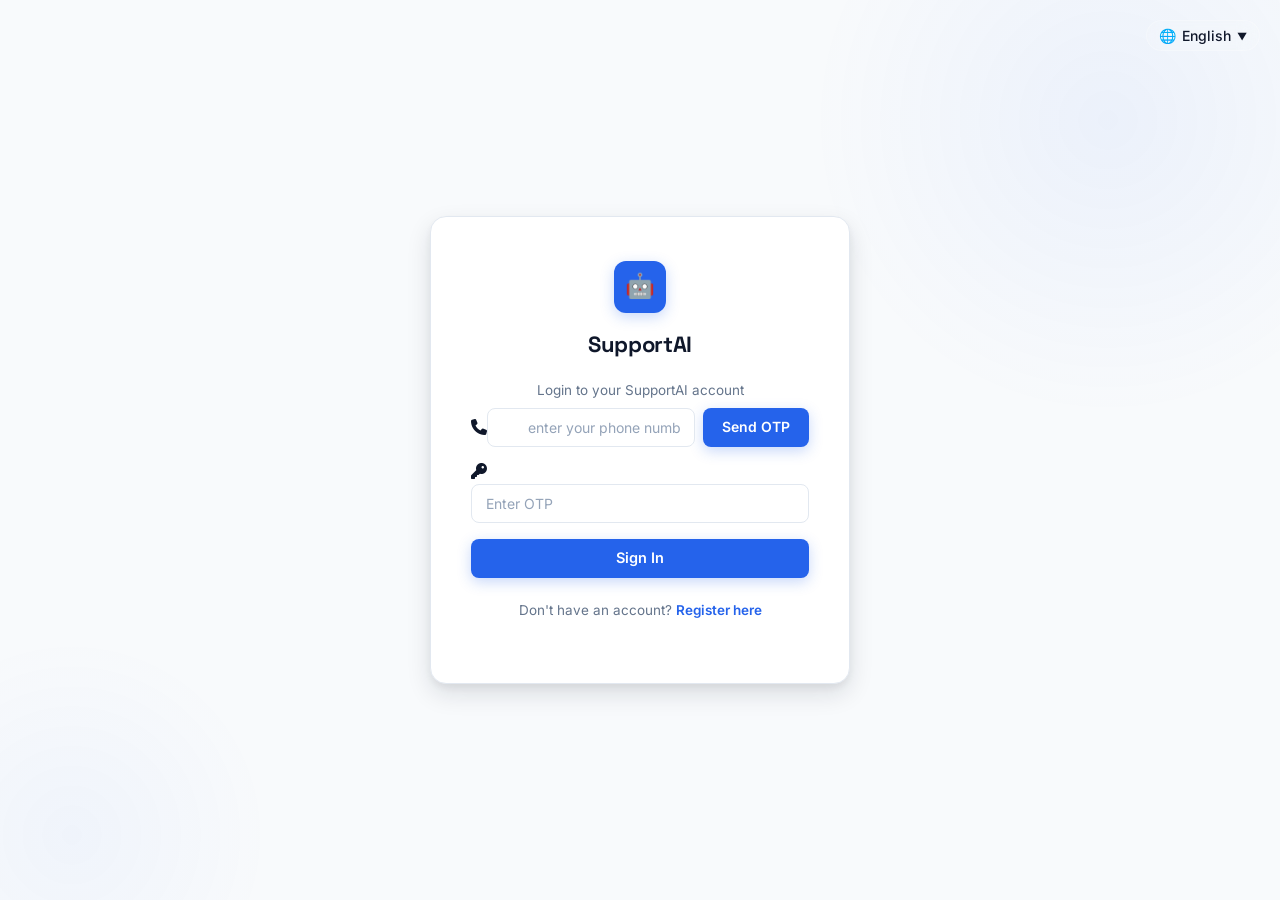
<file: frontend/index.html>
<!DOCTYPE html>
<html lang="en">
<head>
    <meta charset="UTF-8">
    <meta name="viewport" content="width=device-width, initial-scale=1.0">
    <title>SupportAI — Sign In</title>
    <meta name="description" content="Sign in to SupportAI — your AI-powered customer support platform.">
    <link rel="icon" href="data:image/svg+xml,<svg xmlns=%22http://www.w3.org/2000/svg%22 viewBox=%220 0 100 100%22><text y=%22.9em%22 font-size=%2290%22>🤖</text></svg>">
    <link rel="stylesheet" href="https://cdnjs.cloudflare.com/ajax/libs/font-awesome/6.5.2/css/all.min.css">
    <link rel="stylesheet" href="css/design-system.css">
    <link rel="stylesheet" href="css/auth.css">
</head>
<body>

<div id="lang-selector-container"></div>

<div class="auth-container">
    <div class="auth-card">

        <div class="logo-mark">🤖</div>

        <h1 data-i18n="app_title">SupportAI</h1>
        <p data-i18n="login_subtitle">Sign in to continue</p>

        <form id="login-form">

            <div class="input-group" style="display: flex; gap: 8px;">
                <div style="position: relative; flex: 1; display: flex; align-items: center;">
                    <i class="fa-solid fa-phone"></i>
                    <input
                        id="phone"
                        type="tel"
                        placeholder="Phone Number"
                        data-i18n-placeholder="phone_placeholder"
                        style="padding-left: 40px; width: 100%;"
                        required>
                </div>
                <button id="send-otp-btn" type="button">Send OTP</button>
            </div>

            <div class="input-group">
                <i class="fa-solid fa-key"></i>
                <input
                    id="otp"
                    type="text"
                    placeholder="Enter OTP"
                    data-i18n-placeholder="otp_placeholder"
                    required>
            </div>

            <button type="submit" class="login-btn" data-i18n="login_btn">
                Sign In
            </button>

        </form>

        <p class="bottom-text">
            <span data-i18n="no_account">Don't have an account?</span>
            <a href="register.html" data-i18n="register_link"> Register</a>
        </p>

        <div id="message"></div>

    </div>
</div>

<script type="module" src="js/login.js"></script>

</body>
</html>
</file>
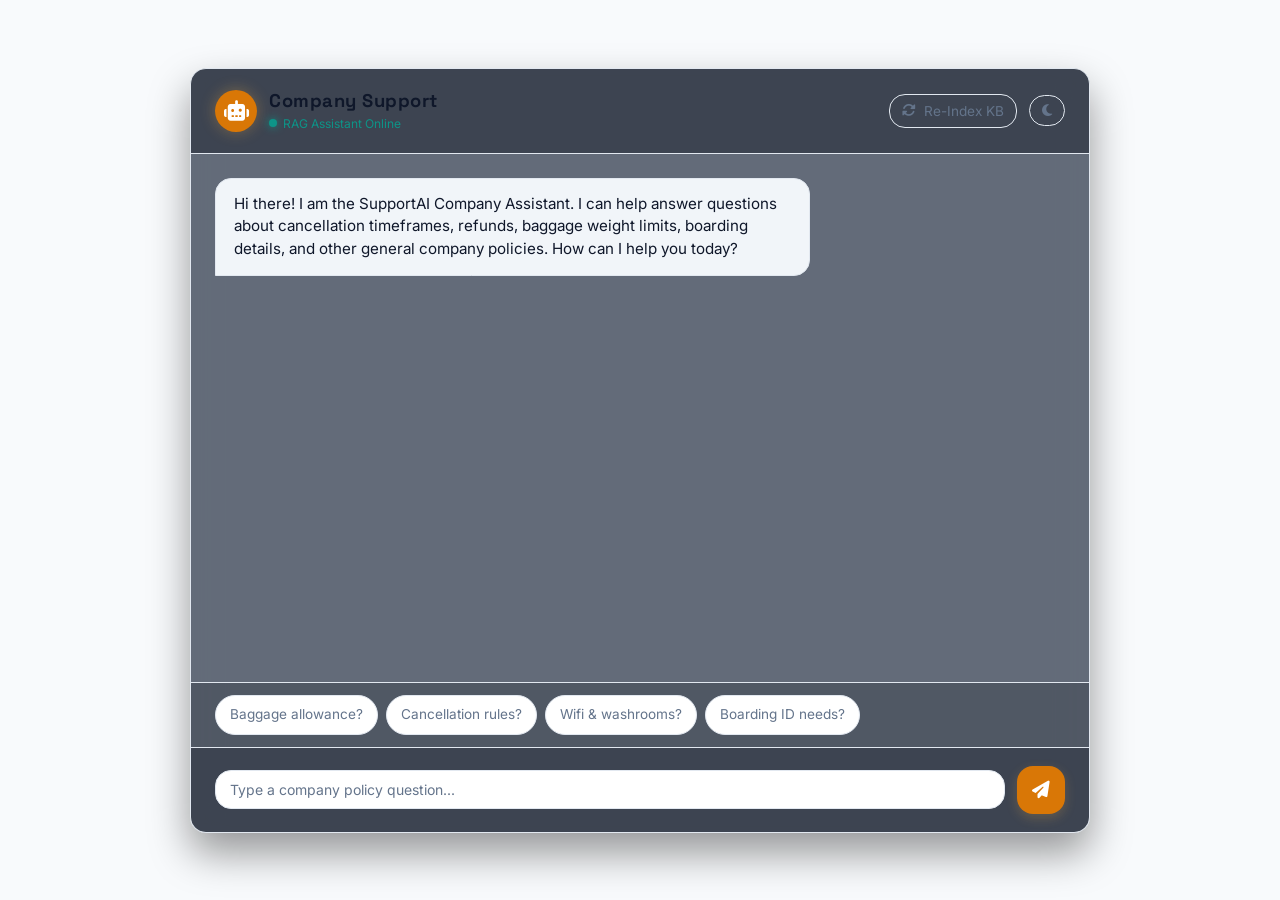
<file: frontend/company_support.html>
<!DOCTYPE html>
<html lang="en">
<head>
    <meta charset="UTF-8">
    <meta name="viewport" content="width=device-width, initial-scale=1.0">
    <meta name="description" content="Official SupportAI Company Assistant — RAG-powered chatbot for company policies, SOPs, and FAQs.">
    <title>SupportAI — Company Assistant</title>
    
    <link rel="stylesheet" href="https://cdnjs.cloudflare.com/ajax/libs/font-awesome/6.5.2/css/all.min.css">
    <link rel="icon" href="data:image/svg+xml,<svg xmlns=%22http://www.w3.org/2000/svg%22 viewBox=%220 0 100 100%22><text y=%22.9em%22 font-size=%2290%22>🤖</text></svg>">
    <link rel="stylesheet" href="css/design-system.css">
    
    <style>
        /* Company Support — scoped layout using design-system.css tokens */
        [data-theme="light"] {
            --bg-page:      #f0f4f8;
            --bg-surface:   #ffffff;
            --bg-surface-2: #edf2f7;
            --border:       #cbd5e0;
            --text-primary: #1a202c;
            --text-secondary:#4a5568;
            --text-muted:   #718096;
        }

        /* Bridge: map old variable names to design system tokens */
        :root {
            --ink:         var(--bg-page);
            --ink-deep:    var(--bg-page);
            --surface:     var(--bg-surface);
            --surface-2:   var(--bg-surface-2);
            --line:        var(--border);
            --teal:        var(--accent-teal);
            --amber:       var(--accent-amber);
            --amber-soft:  #fcd34d;
            --danger:      var(--danger);
            --text:        var(--text-primary);
            --text-dim:    var(--text-muted);
            --font-main:   var(--font-sans);
            --font-title:  var(--font-display);
            --font-mono:   var(--font-mono);
            --radius-lg:   var(--radius-xl);
            --radius-md:   var(--radius-lg);
            --radius-sm:   var(--radius-md);
            --grad-accent: linear-gradient(135deg, var(--accent-amber), #d97706);
            --grad-bubble-user: var(--bg-surface-2);
        }

        * { box-sizing: border-box; margin: 0; padding: 0; }

        body {
            font-family: var(--font-sans);
            background: var(--bg-page);
            color: var(--text-primary);
            min-height: 100vh;
            display: flex;
            justify-content: center;
            align-items: center;
            padding: 20px;
            overflow-x: hidden;
            transition: background 0.3s ease, color 0.3s ease;
        }

        .chat-container {
            width: 100%;
            max-width: 900px;
            height: 85vh;
            background: rgba(19, 31, 51, 0.65);
            backdrop-filter: blur(16px);
            border: 1px solid var(--line);
            border-radius: var(--radius-lg);
            display: flex;
            flex-direction: column;
            box-shadow: 0 20px 40px rgba(0, 0, 0, 0.4);
            position: relative;
            overflow: hidden;
            transition: background 0.3s ease, border-color 0.3s ease;
        }

        body[data-theme="light"] .chat-container {
            background: rgba(255, 255, 255, 0.85);
            box-shadow: 0 15px 30px rgba(0, 0, 0, 0.08);
            border-color: rgba(203, 213, 224, 0.8);
        }

        /* Header styles */
        .chat-header {
            padding: 20px 24px;
            border-bottom: 1px solid var(--line);
            display: flex;
            align-items: center;
            justify-content: space-between;
            background: rgba(7, 12, 22, 0.4);
            transition: border-color 0.3s ease, background 0.3s ease;
        }

        body[data-theme="light"] .chat-header {
            background: rgba(237, 242, 247, 0.5);
        }

        .header-info {
            display: flex;
            align-items: center;
            gap: 12px;
        }

        .bot-avatar {
            width: 42px;
            height: 42px;
            border-radius: 50%;
            background: var(--grad-accent);
            display: flex;
            align-items: center;
            justify-content: center;
            font-size: 1.25rem;
            color: #fff;
            box-shadow: 0 0 15px rgba(255, 177, 61, 0.3);
        }

        .bot-meta h1 {
            font-family: var(--font-title);
            font-size: 1.15rem;
            font-weight: 700;
            letter-spacing: 0.5px;
        }

        .bot-status {
            font-size: 0.75rem;
            color: var(--teal);
            display: flex;
            align-items: center;
            gap: 6px;
            margin-top: 2px;
        }

        .bot-status::before {
            content: "";
            display: inline-block;
            width: 8px;
            height: 8px;
            border-radius: 50%;
            background-color: var(--teal);
            box-shadow: 0 0 8px var(--teal);
        }

        .header-actions {
            display: flex;
            align-items: center;
            gap: 12px;
        }

        .action-btn {
            background: none;
            border: 1px solid var(--line);
            color: var(--text-dim);
            padding: 8px 12px;
            border-radius: var(--radius-sm);
            cursor: pointer;
            font-size: 0.85rem;
            display: flex;
            align-items: center;
            gap: 8px;
            transition: all 0.2s ease;
        }

        .action-btn:hover {
            border-color: var(--amber);
            color: var(--text);
            background: rgba(255, 177, 61, 0.05);
        }

        /* Message feed */
        .chat-feed {
            flex: 1;
            padding: 24px;
            overflow-y: auto;
            display: flex;
            flex-direction: column;
            gap: 20px;
            scroll-behavior: smooth;
        }

        /* Scrollbar styles */
        .chat-feed::-webkit-scrollbar {
            width: 6px;
        }
        .chat-feed::-webkit-scrollbar-track {
            background: transparent;
        }
        .chat-feed::-webkit-scrollbar-thumb {
            background: var(--line);
            border-radius: 10px;
        }

        .message-row {
            display: flex;
            width: 100%;
            animation: slideUp 0.3s cubic-bezier(0.16, 1, 0.3, 1) forwards;
        }

        .message-row.user {
            justify-content: flex-end;
        }

        .message-row.bot {
            justify-content: flex-start;
        }

        .bubble {
            max-width: 70%;
            padding: 14px 18px;
            font-size: 0.95rem;
            line-height: 1.5;
            position: relative;
        }

        .user .bubble {
            background: var(--grad-bubble-user);
            color: var(--text);
            border-radius: var(--radius-md) var(--radius-md) 0 var(--radius-md);
            border: 1px solid var(--line);
        }

        .bot .bubble {
            background: var(--surface-2);
            color: var(--text);
            border-radius: var(--radius-md) var(--radius-md) var(--radius-md) 0;
            border: 1px solid var(--line);
        }

        body[data-theme="light"] .bot .bubble {
            background: var(--surface-2);
            border-color: rgba(203, 213, 224, 0.5);
        }

        /* Meta tags inside bubbles */
        .bubble-meta {
            margin-top: 8px;
            font-size: 0.75rem;
            color: var(--text-dim);
            display: flex;
            align-items: center;
            gap: 8px;
            border-top: 1px solid rgba(255, 255, 255, 0.05);
            padding-top: 6px;
        }

        body[data-theme="light"] .bubble-meta {
            border-top-color: rgba(0, 0, 0, 0.05);
        }

        .sources-tag {
            background: rgba(255, 177, 61, 0.1);
            color: var(--amber-soft);
            padding: 2px 6px;
            border-radius: 4px;
            display: inline-block;
            font-family: var(--font-mono);
            font-size: 0.7rem;
        }

        body[data-theme="light"] .sources-tag {
            background: rgba(221, 107, 32, 0.1);
            color: var(--amber);
        }

        /* Quick Suggestions */
        .suggestions-container {
            display: flex;
            flex-wrap: wrap;
            gap: 8px;
            padding: 12px 24px;
            border-top: 1px solid var(--line);
            background: rgba(7, 12, 22, 0.2);
        }

        .suggestion-chip {
            background: var(--surface);
            border: 1px solid var(--line);
            color: var(--text-dim);
            padding: 8px 14px;
            border-radius: 30px;
            font-size: 0.85rem;
            cursor: pointer;
            transition: all 0.2s ease;
        }

        .suggestion-chip:hover {
            border-color: var(--amber);
            color: var(--text);
            transform: translateY(-1px);
            background: rgba(255, 177, 61, 0.03);
        }

        /* Input section */
        .chat-input-area {
            padding: 18px 24px;
            border-top: 1px solid var(--line);
            display: flex;
            gap: 12px;
            background: rgba(7, 12, 22, 0.4);
            align-items: center;
        }

        body[data-theme="light"] .chat-input-area {
            background: rgba(237, 242, 247, 0.5);
        }

        .chat-input-wrapper {
            flex: 1;
            position: relative;
            display: flex;
            align-items: center;
        }

        .text-input {
            width: 100%;
            background: var(--surface);
            border: 1px solid var(--line);
            border-radius: var(--radius-md);
            padding: 14px 20px;
            color: var(--text);
            font-family: var(--font-main);
            font-size: 0.95rem;
            outline: none;
            transition: all 0.2s ease;
        }

        .text-input:focus {
            border-color: var(--amber);
            box-shadow: 0 0 10px rgba(255, 177, 61, 0.15);
        }

        .send-btn {
            background: var(--grad-accent);
            border: none;
            color: #fff;
            width: 48px;
            height: 48px;
            border-radius: var(--radius-md);
            cursor: pointer;
            display: flex;
            align-items: center;
            justify-content: center;
            font-size: 1.1rem;
            box-shadow: 0 4px 12px rgba(255, 177, 61, 0.2);
            transition: all 0.2s ease;
        }

        .send-btn:hover {
            transform: translateY(-1px);
            box-shadow: 0 6px 16px rgba(255, 177, 61, 0.35);
        }

        .send-btn:active {
            transform: translateY(1px);
        }

        /* Typing indicator */
        .typing-bubble {
            display: flex;
            align-items: center;
            gap: 5px;
            padding: 10px 15px;
        }

        .typing-dot {
            width: 7px;
            height: 7px;
            background: var(--text-dim);
            border-radius: 50%;
            animation: bounce 1.4s infinite ease-in-out both;
        }

        .typing-dot:nth-child(1) { animation-delay: -0.32s; }
        .typing-dot:nth-child(2) { animation-delay: -0.16s; }

        /* Notification overlay */
        .toast-notification {
            position: absolute;
            top: 20px;
            right: 20px;
            background: var(--surface-2);
            border-left: 4px solid var(--teal);
            padding: 12px 20px;
            border-radius: var(--radius-sm);
            font-size: 0.85rem;
            box-shadow: 0 10px 20px rgba(0,0,0,0.3);
            display: flex;
            align-items: center;
            gap: 10px;
            z-index: 100;
            opacity: 0;
            transform: translateY(-20px);
            transition: all 0.3s cubic-bezier(0.16, 1, 0.3, 1);
            pointer-events: none;
        }

        .toast-notification.show {
            opacity: 1;
            transform: translateY(0);
        }

        /* Animations */
        @keyframes slideUp {
            from {
                opacity: 0;
                transform: translateY(10px);
            }
            to {
                opacity: 1;
                transform: translateY(0);
            }
        }

        @keyframes bounce {
            0%, 80%, 100% { transform: scale(0); }
            40% { transform: scale(1.0); }
        }

        @media (max-width: 768px) {
            body {
                padding: 10px;
            }
            .chat-container {
                height: 92vh;
            }
            .bubble {
                max-width: 85%;
            }
            .suggestions-container {
                padding: 8px 12px;
            }
            .chat-input-area {
                padding: 12px 16px;
            }
        }
    </style>
</head>
<body>

    <div class="chat-container">
        <!-- Toast feedback -->
        <div id="toast" class="toast-notification">
            <i class="fa-solid fa-circle-info" style="color: var(--teal);"></i>
            <span id="toast-msg">Database re-indexed!</span>
        </div>

        <!-- Header -->
        <header class="chat-header">
            <div class="header-info">
                <div class="bot-avatar">
                    <i class="fa-solid fa-robot"></i>
                </div>
                <div class="bot-meta">
                    <h1>Company Support</h1>
                    <div class="bot-status">RAG Assistant Online</div>
                </div>
            </div>
            
            <div class="header-actions">
                <button class="action-btn" id="ingest-btn" title="Refresh knowledge base document indexes">
                    <i class="fa-solid fa-rotate"></i>
                    <span>Re-Index KB</span>
                </button>
                <button class="action-btn" id="theme-btn" title="Toggle dark/light mode">
                    <i class="fa-solid fa-moon"></i>
                </button>
            </div>
        </header>

        <!-- Chat messages area -->
        <div class="chat-feed" id="chat-feed">
            <!-- Initial welcome message -->
            <div class="message-row bot">
                <div class="bubble">
                    Hi there! I am the SupportAI Company Assistant. 
                    I can help answer questions about cancellation timeframes, refunds, baggage weight limits, boarding details, and other general company policies.
                    How can I help you today?
                </div>
            </div>
        </div>

        <!-- Suggestions list -->
        <div class="suggestions-container" id="suggestions-box">
            <div class="suggestion-chip" data-query="What is the baggage weight allowance?">Baggage allowance?</div>
            <div class="suggestion-chip" data-query="Can I cancel my booking 3 hours before departure?">Cancellation rules?</div>
            <div class="suggestion-chip" data-query="Do premium buses have WiFi and toilets?">Wifi & washrooms?</div>
            <div class="suggestion-chip" data-query="What documents are needed to board?">Boarding ID needs?</div>
        </div>

        <!-- User text input -->
        <div class="chat-input-area">
            <div class="chat-input-wrapper">
                <input type="text" id="query-input" class="text-input" placeholder="Type a company policy question..." autocomplete="off">
            </div>
            <button class="send-btn" id="send-btn" aria-label="Send message">
                <i class="fa-solid fa-paper-plane"></i>
            </button>
        </div>
    </div>

    <!-- Configuration load -->
    <script src="js/config.js"></script>
    <script>
        const chatFeed = document.getElementById("chat-feed");
        const queryInput = document.getElementById("query-input");
        const sendBtn = document.getElementById("send-btn");
        const themeBtn = document.getElementById("theme-btn");
        const ingestBtn = document.getElementById("ingest-btn");
        const suggestionsBox = document.getElementById("suggestions-box");
        const toast = document.getElementById("toast");
        const toastMsg = document.getElementById("toast-msg");

        // Keep local message history list for multi-turn RAG context
        let chatHistory = [];

        // Detect Base API URL
        const apiBase = window.API_BASE_URL || "http://127.0.0.1:8000";

        // Light/Dark mode toggler
        themeBtn.addEventListener("click", () => {
            const currentTheme = document.body.getAttribute("data-theme");
            if (currentTheme === "light") {
                document.body.removeAttribute("data-theme");
                themeBtn.innerHTML = '<i class="fa-solid fa-moon"></i>';
            } else {
                document.body.setAttribute("data-theme", "light");
                themeBtn.innerHTML = '<i class="fa-solid fa-sun"></i>';
            }
        });

        // Trigger Knowledge base Re-ingestion
        ingestBtn.addEventListener("click", async () => {
            ingestBtn.disabled = true;
            ingestBtn.innerHTML = '<i class="fa-solid fa-spinner fa-spin"></i> <span>Indexing...</span>';
            try {
                const response = await fetch(`${apiBase}/api/v1/company-support/ingest?force=true`, {
                    method: "POST"
                });
                const data = await response.json();
                showToast("KB indexing triggered in background!");
            } catch (err) {
                console.error(err);
                showToast("Could not contact server to trigger indexing.");
            }
            setTimeout(() => {
                ingestBtn.disabled = false;
                ingestBtn.innerHTML = '<i class="fa-solid fa-rotate"></i> <span>Re-Index KB</span>';
            }, 3000);
        });

        // Send message event handlers
        sendBtn.addEventListener("click", sendUserMessage);
        queryInput.addEventListener("keydown", (e) => {
            if (e.key === "Enter") {
                sendUserMessage();
            }
        });

        // Click suggestions
        suggestionsBox.addEventListener("click", (e) => {
            if (e.target.classList.contains("suggestion-chip")) {
                const query = e.target.getAttribute("data-query");
                queryInput.value = query;
                sendUserMessage();
            }
        });

        function showToast(message) {
            toastMsg.innerText = message;
            toast.classList.add("show");
            setTimeout(() => {
                toast.classList.remove("show");
            }, 3000);
        }

        async function sendUserMessage() {
            const text = queryInput.value.trim();
            if (!text) return;

            // Clear input box
            queryInput.value = "";

            // Append user bubble to UI
            appendMessage(text, "user");
            
            // Append loading indicator
            const loadingRow = appendLoading();

            try {
                // Fetch response from server
                const payload = {
                    message: text,
                    history: chatHistory
                };

                const response = await fetch(`${apiBase}/api/v1/company-support/chat`, {
                    method: "POST",
                    headers: {
                        "Content-Type": "application/json"
                    },
                    body: JSON.stringify(payload)
                });

                if (!response.ok) {
                    throw new Error(`HTTP Error: ${response.status}`);
                }

                const data = await response.json();
                
                // Remove loading bubble
                loadingRow.remove();

                if (data.status === "success" || data.response) {
                    appendMessage(data.response, "bot", data.sources);
                    // Update local history
                    chatHistory.push({ role: "user", content: text });
                    chatHistory.push({ role: "assistant", content: data.response });
                } else {
                    appendMessage("I received an unexpected format back from the server.", "bot");
                }

            } catch (err) {
                console.error(err);
                loadingRow.remove();
                appendMessage("I'm sorry, I was unable to connect to the backend server. Please make sure the service is running.", "bot");
            }
        }

        function appendMessage(text, sender, sources = []) {
            const row = document.createElement("div");
            row.className = `message-row ${sender}`;
            
            const bubble = document.createElement("div");
            bubble.className = "bubble";
            bubble.innerText = text;

            // Append sources metadata if present and bot sender
            if (sender === "bot" && sources && sources.length > 0) {
                const meta = document.createElement("div");
                meta.className = "bubble-meta";
                meta.innerHTML = '<i class="fa-solid fa-file-invoice"></i> Source docs: ';
                
                sources.forEach(src => {
                    const tag = document.createElement("span");
                    tag.className = "sources-tag";
                    tag.innerText = src;
                    meta.appendChild(tag);
                });
                bubble.appendChild(meta);
            }

            row.appendChild(bubble);
            chatFeed.appendChild(row);
            chatFeed.scrollTop = chatFeed.scrollHeight;
            return row;
        }

        function appendLoading() {
            const row = document.createElement("div");
            row.className = "message-row bot";
            
            const bubble = document.createElement("div");
            bubble.className = "bubble typing-bubble";
            
            for (let i = 0; i < 3; i++) {
                const dot = document.createElement("div");
                dot.className = "typing-dot";
                bubble.appendChild(dot);
            }

            row.appendChild(bubble);
            chatFeed.appendChild(row);
            chatFeed.scrollTop = chatFeed.scrollHeight;
            return row;
        }
    </script>
</body>
</html>
</file>
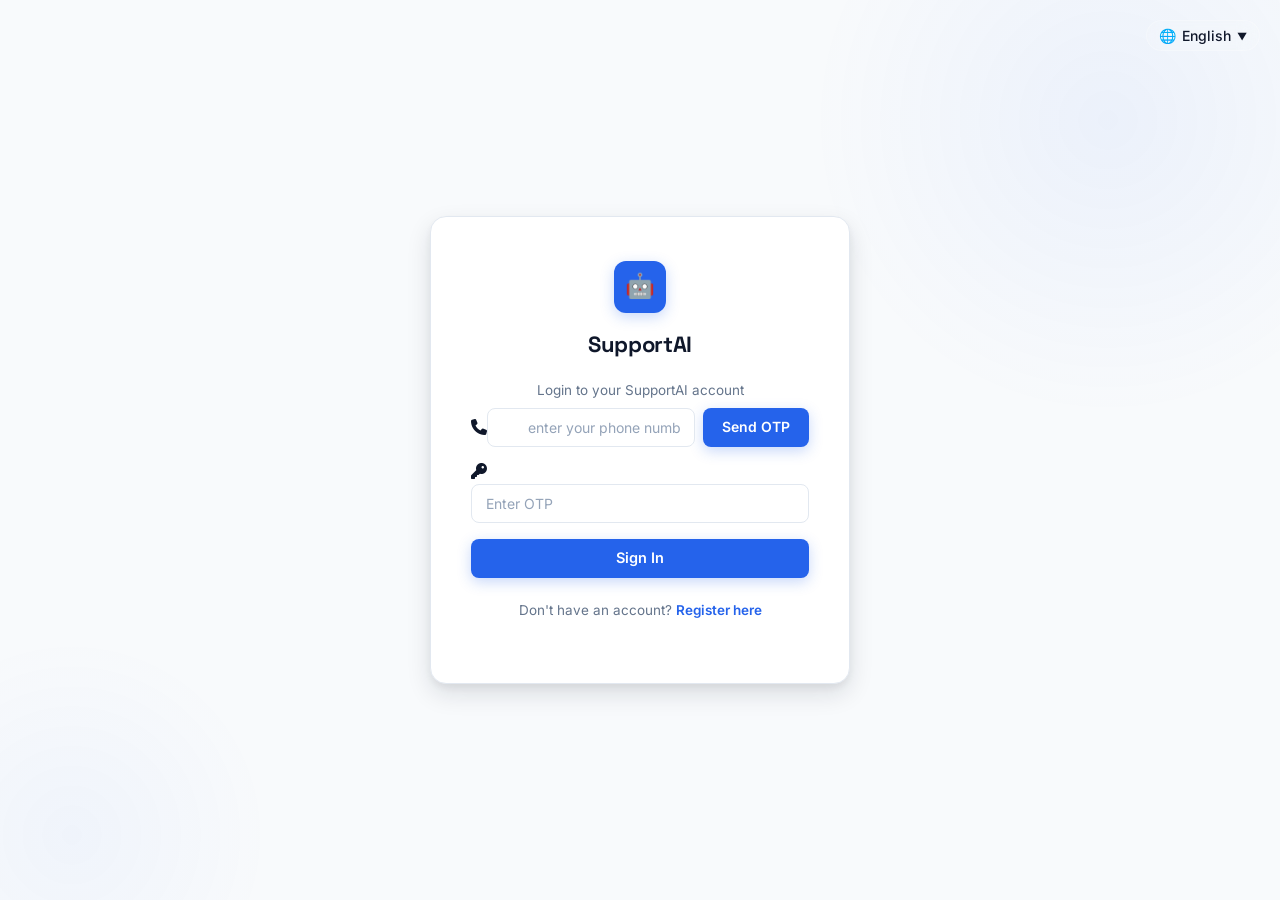
<file: frontend/dashboard.html>
<!DOCTYPE html>
<html lang="en">

<head>
<meta charset="UTF-8">
<meta name="viewport" content="width=device-width, initial-scale=1.0">
<title>SupportAI — Dashboard</title>
<meta name="description" content="SupportAI customer dashboard — manage bookings, chat, and voice support.">
<link rel="icon" href="data:image/svg+xml,<svg xmlns=%22http://www.w3.org/2000/svg%22 viewBox=%220 0 100 100%22><text y=%22.9em%22 font-size=%2290%22>🤖</text></svg>">
<link rel="stylesheet" href="https://cdnjs.cloudflare.com/ajax/libs/font-awesome/6.5.2/css/all.min.css">
<link rel="stylesheet" href="css/design-system.css">
<link rel="stylesheet" href="css/dashboard.css">
</head>

<body>

<!-- Top Bar -->
<div class="top-bar">
    <div class="brand-badge">
        <span class="status-dot"></span>
        <span>SupportAI Console</span>
    </div>
    <div id="lang-selector-container"></div>
</div>

<div class="dashboard-wrapper">

    <!-- Hero Header -->
    <div class="hero-header">
        <h1 data-i18n="dashboard_welcome">Support AI Dashboard</h1>
        <p data-i18n="dashboard_subtitle">Manage your bus travel, live trip updates, and AI customer support.</p>
    </div>

    <!-- Quick Stats Bar -->
    <div class="stats-bar">
        <div class="stat-pill">
            <div class="stat-icon chat"><i class="fa-solid fa-comments"></i></div>
            <div class="stat-info">
                <h4 data-i18n="card_chat_title">Text Chat</h4>
                <p>NLU &amp; Context Active</p>
            </div>
        </div>
        <div class="stat-pill">
            <div class="stat-icon voice"><i class="fa-solid fa-microphone"></i></div>
            <div class="stat-info">
                <h4 data-i18n="card_voice_title">Voice Assistant</h4>
                <p>Whisper &amp; Edge TTS</p>
            </div>
        </div>
        <div class="stat-pill">
            <div class="stat-icon booking"><i class="fa-solid fa-ticket"></i></div>
            <div class="stat-info">
                <h4 data-i18n="card_booking_title">Bookings</h4>
                <p>Real-time DB Sync</p>
            </div>
        </div>
        <div class="stat-pill">
            <div class="stat-icon history"><i class="fa-solid fa-clock-rotate-left"></i></div>
            <div class="stat-info">
                <h4 data-i18n="nav_history">History</h4>
                <p>Permanent Logs</p>
            </div>
        </div>
    </div>

    <!-- Main Command Grid -->
    <div class="grid">

        <!-- Profile Card -->
        <button class="dash-card" onclick="location.href='pages/profile.html'">
            <div class="card-top">
                <div class="card-icon-wrap icon-profile"><i class="fa-solid fa-user-gear"></i></div>
                <span class="action-badge">Account</span>
            </div>
            <div class="card-content">
                <h3 data-i18n="nav_profile">Profile Settings</h3>
                <p>View account details and update your preferred voice &amp; text language.</p>
            </div>
            <div class="card-footer">
                <span>Manage Profile</span>
                <i class="fa-solid fa-arrow-right"></i>
            </div>
        </button>

        <!-- Bookings Card -->
        <button class="dash-card" onclick="location.href='pages/bookings.html'">
            <div class="card-top">
                <div class="card-icon-wrap icon-bookings"><i class="fa-solid fa-ticket"></i></div>
                <span class="action-badge">Live Sync</span>
            </div>
            <div class="card-content">
                <h3 data-i18n="nav_bookings">My Bookings</h3>
                <p data-i18n="card_booking_desc">Check ticket status, seat details, and payment information.</p>
            </div>
            <div class="card-footer">
                <span>View Bookings</span>
                <i class="fa-solid fa-arrow-right"></i>
            </div>
        </button>

        <!-- Text Chat Card -->
        <button class="dash-card" onclick="location.href='pages/chat.html'">
            <div class="card-top">
                <div class="card-icon-wrap icon-chat"><i class="fa-solid fa-robot"></i></div>
                <span class="action-badge">AI Chat</span>
            </div>
            <div class="card-content">
                <h3 data-i18n="nav_chat">AI Chat Support</h3>
                <p data-i18n="card_chat_desc">Ask questions about booking, delays, refunds, cancellations, and policies.</p>
            </div>
            <div class="card-footer">
                <span data-i18n="card_chat_btn">Open Chat</span>
                <i class="fa-solid fa-arrow-right"></i>
            </div>
        </button>

        <!-- Voice Assistant Card -->
        <button class="dash-card" onclick="location.href='pages/voice.html'">
            <div class="card-top">
                <div class="card-icon-wrap icon-voice"><i class="fa-solid fa-microphone-lines"></i></div>
                <span class="action-badge">Multilingual Voice</span>
            </div>
            <div class="card-content">
                <h3 data-i18n="nav_voice">Voice Assistant</h3>
                <p data-i18n="card_voice_desc">Speak naturally in your language to get instant voice support.</p>
            </div>
            <div class="card-footer">
                <span data-i18n="card_voice_btn">Try Voice Support</span>
                <i class="fa-solid fa-arrow-right"></i>
            </div>
        </button>

        <!-- Conversation History Card -->
        <button class="dash-card" onclick="location.href='pages/history.html'">
            <div class="card-top">
                <div class="card-icon-wrap icon-history"><i class="fa-solid fa-box-archive"></i></div>
                <span class="action-badge">Permanent Storage</span>
            </div>
            <div class="card-content">
                <h3 data-i18n="nav_history">Conversation History</h3>
                <p data-i18n="history_subtitle">Permanent record of all text and voice support interactions.</p>
            </div>
            <div class="card-footer">
                <span>View History</span>
                <i class="fa-solid fa-arrow-right"></i>
            </div>
        </button>

        <!-- Logout Card -->
        <button class="dash-card card-logout" id="logout">
            <div class="card-top">
                <div class="card-icon-wrap icon-logout"><i class="fa-solid fa-right-from-bracket"></i></div>
                <span class="action-badge" style="color: var(--danger); border-color: var(--danger-border);">Session</span>
            </div>
            <div class="card-content">
                <h3 data-i18n="nav_logout">Logout</h3>
                <p>Sign out of your current session securely.</p>
            </div>
            <div class="card-footer">
                <span>Sign Out</span>
                <i class="fa-solid fa-arrow-right"></i>
            </div>
        </button>

    </div>

</div>

<script>
// Staggered card entrance animation
document.addEventListener("DOMContentLoaded", () => {
    document.querySelectorAll(".dash-card, .stat-pill").forEach((el, i) => {
        el.style.opacity = "0";
        el.style.transform = "translateY(20px)";
        setTimeout(() => {
            el.style.transition = "all 0.45s cubic-bezier(0.16, 1, 0.3, 1)";
            el.style.opacity = "1";
            el.style.transform = "translateY(0)";
        }, 60 * i);
    });
});
</script>

<script type="module" src="js/dashboard.js"></script>

</body>
</html>
</file>
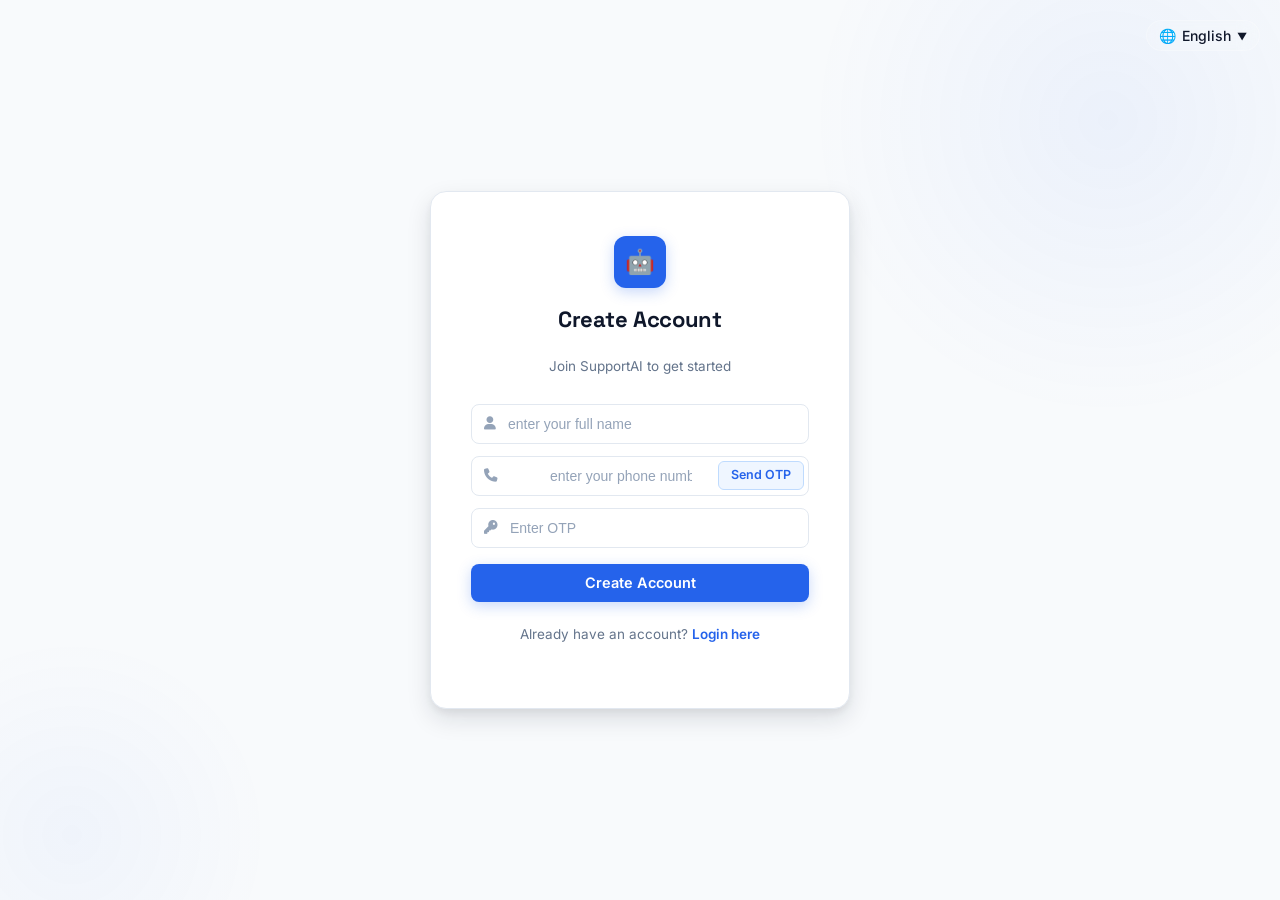
<file: frontend/register.html>
<!DOCTYPE html>
<html lang="en">
<head>
    <meta charset="UTF-8">
    <meta name="viewport" content="width=device-width, initial-scale=1.0">
    <title>SupportAI — Create Account</title>
    <meta name="description" content="Create your SupportAI account to access AI-powered customer support.">
    <link rel="icon" href="data:image/svg+xml,<svg xmlns=%22http://www.w3.org/2000/svg%22 viewBox=%220 0 100 100%22><text y=%22.9em%22 font-size=%2290%22>🤖</text></svg>">
    <link rel="stylesheet" href="https://cdnjs.cloudflare.com/ajax/libs/font-awesome/6.5.2/css/all.min.css">
    <link rel="stylesheet" href="css/design-system.css">
    <link rel="stylesheet" href="css/auth.css">
</head>
<body>

<div id="lang-selector-container"></div>

<div class="auth-container">
    <div class="auth-card">

        <div class="logo-mark">🤖</div>

        <h1 data-i18n="register_title">Create Account</h1>
        <p class="auth-sub">Join SupportAI to get started</p>

        <form id="register-form">

            <div class="field">
                <i class="fa-solid fa-user"></i>
                <input
                    id="full_name"
                    placeholder="Full Name"
                    data-i18n-placeholder="fullname_placeholder"
                    required>
            </div>

            <div class="field" style="gap: 8px;">
                <div style="position: relative; flex: 1; display: flex; align-items: center;">
                    <i class="fa-solid fa-phone"></i>
                    <input
                        id="phone"
                        placeholder="Phone Number"
                        data-i18n-placeholder="phone_placeholder"
                        style="padding-left: 40px; width: 100%;"
                        required>
                </div>
                <button id="send-otp-btn" type="button">Send OTP</button>
            </div>

            <div class="field">
                <i class="fa-solid fa-key"></i>
                <input
                    id="otp"
                    placeholder="Enter OTP"
                    data-i18n-placeholder="otp_placeholder"
                    required>
            </div>

            <button type="submit" data-i18n="register_btn">Create Account</button>

        </form>

        <p>
            <span data-i18n="has_account">Already have an account?</span>
            <a href="index.html" data-i18n="login_link"> Sign In</a>
        </p>

        <div id="message"></div>

    </div>
</div>

<script type="module" src="js/register.js"></script>

</body>
</html>
</file>
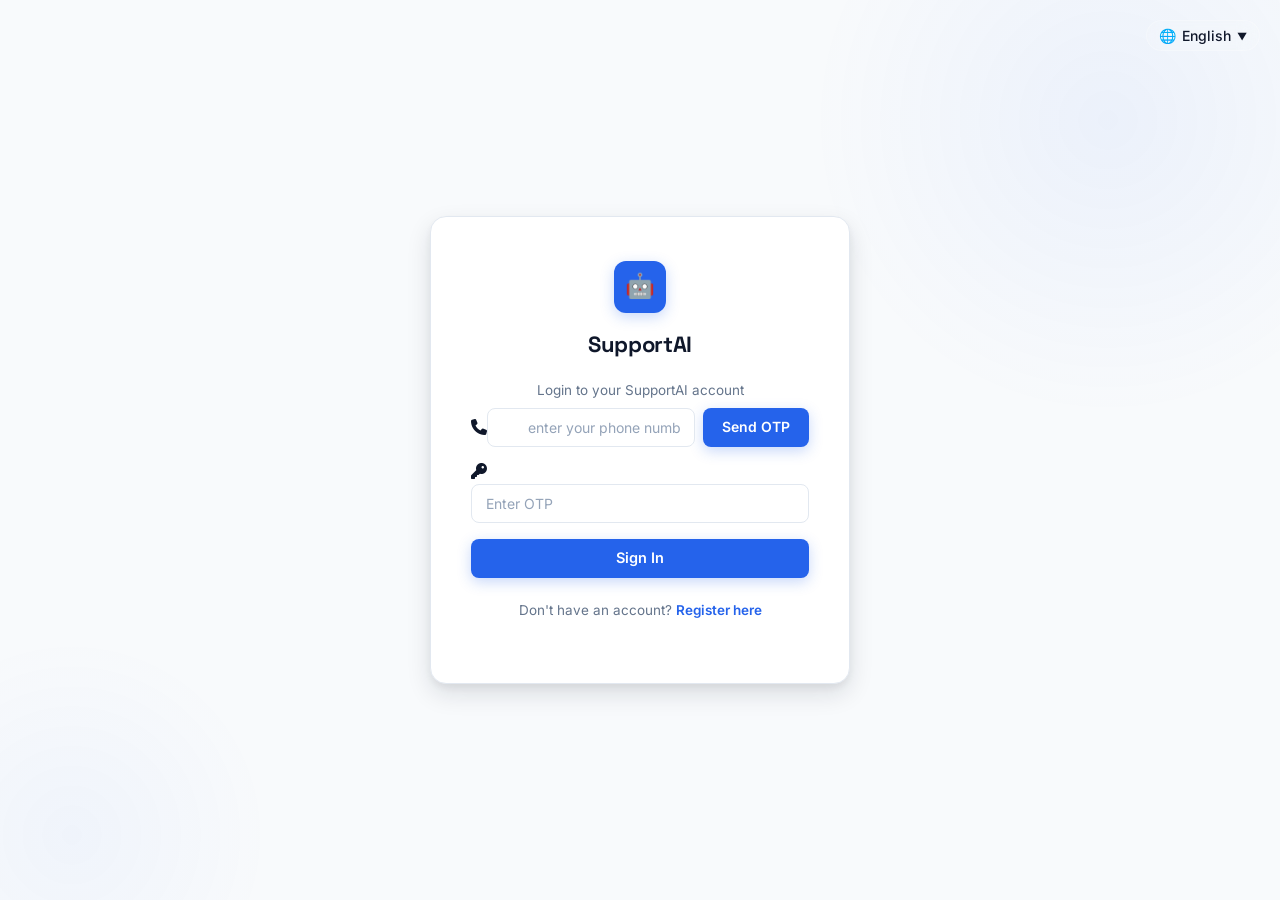
<file: frontend/pages/booking.html>
<!DOCTYPE html>
<html lang="en">
<head>
<meta charset="UTF-8">
<meta name="viewport" content="width=device-width, initial-scale=1.0">
<title>SupportAI — Booking Details</title>
<link rel="stylesheet" href="https://cdnjs.cloudflare.com/ajax/libs/font-awesome/6.5.2/css/all.min.css">
<link rel="stylesheet" href="../css/design-system.css">
<link rel="stylesheet" href="../css/pages.css">
</head>
<body>

<!-- Top Navigation Bar -->
<div class="page-topbar">
    <div class="page-title-wrap">
        <div class="page-icon" style="background: var(--accent-amber-subtle); color: var(--accent-amber); border-color: rgba(245,158,11,0.3);">
            <i class="fa-solid fa-ticket"></i>
        </div>
        <h1 data-i18n="booking_details">Booking Details</h1>
    </div>
    <div class="page-topbar-right">
        <div id="lang-selector-container"></div>
        <button class="nav-back-btn" onclick="location.href='bookings.html'" data-i18n="nav_bookings">
            <i class="fa-solid fa-arrow-left"></i> My Bookings
        </button>
    </div>
</div>

<div class="page-shell">

    <div id="booking-card">
        <p style="color: var(--text-muted);">Loading booking details...</p>
    </div>

</div>

<script type="module" src="../js/booking.js"></script>

</body>
</html>
</file>
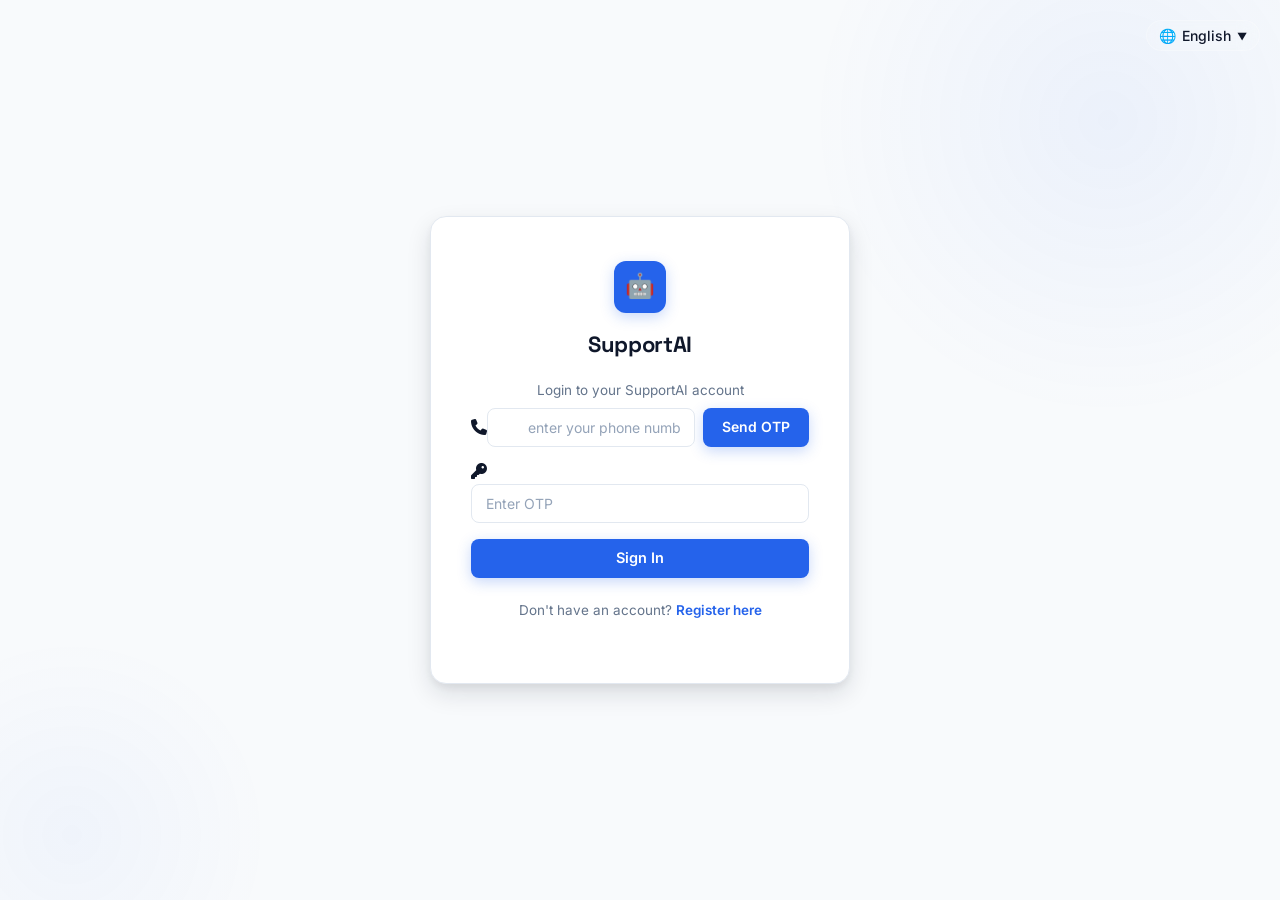
<file: frontend/pages/bookings.html>
<!DOCTYPE html>
<html lang="en">
<head>
<meta charset="UTF-8">
<meta name="viewport" content="width=device-width, initial-scale=1.0">
<title>SupportAI — My Bookings</title>
<link rel="stylesheet" href="https://cdnjs.cloudflare.com/ajax/libs/font-awesome/6.5.2/css/all.min.css">
<link rel="stylesheet" href="../css/design-system.css">
<link rel="stylesheet" href="../css/pages.css">
</head>
<body>

<!-- Top Navigation Bar -->
<div class="page-topbar">
    <div class="page-title-wrap">
        <div class="page-icon" style="background: var(--accent-amber-subtle); color: var(--accent-amber); border-color: rgba(245,158,11,0.3);">
            <i class="fa-solid fa-ticket"></i>
        </div>
        <h1 data-i18n="nav_bookings">My Bookings</h1>
    </div>
    <div class="page-topbar-right">
        <div id="lang-selector-container"></div>
        <button class="nav-back-btn" onclick="location.href='../dashboard.html'" data-i18n="nav_dashboard">
            <i class="fa-solid fa-arrow-left"></i> Dashboard
        </button>
    </div>
</div>

<div class="page-shell">

    <div id="booking-list">
        <div class="ds-empty">
            <i class="fa-regular fa-ticket ds-empty-icon"></i>
            <p>Loading bookings...</p>
        </div>
    </div>

</div>

<script type="module" src="../js/bookings.js"></script>

</body>
</html>
</file>
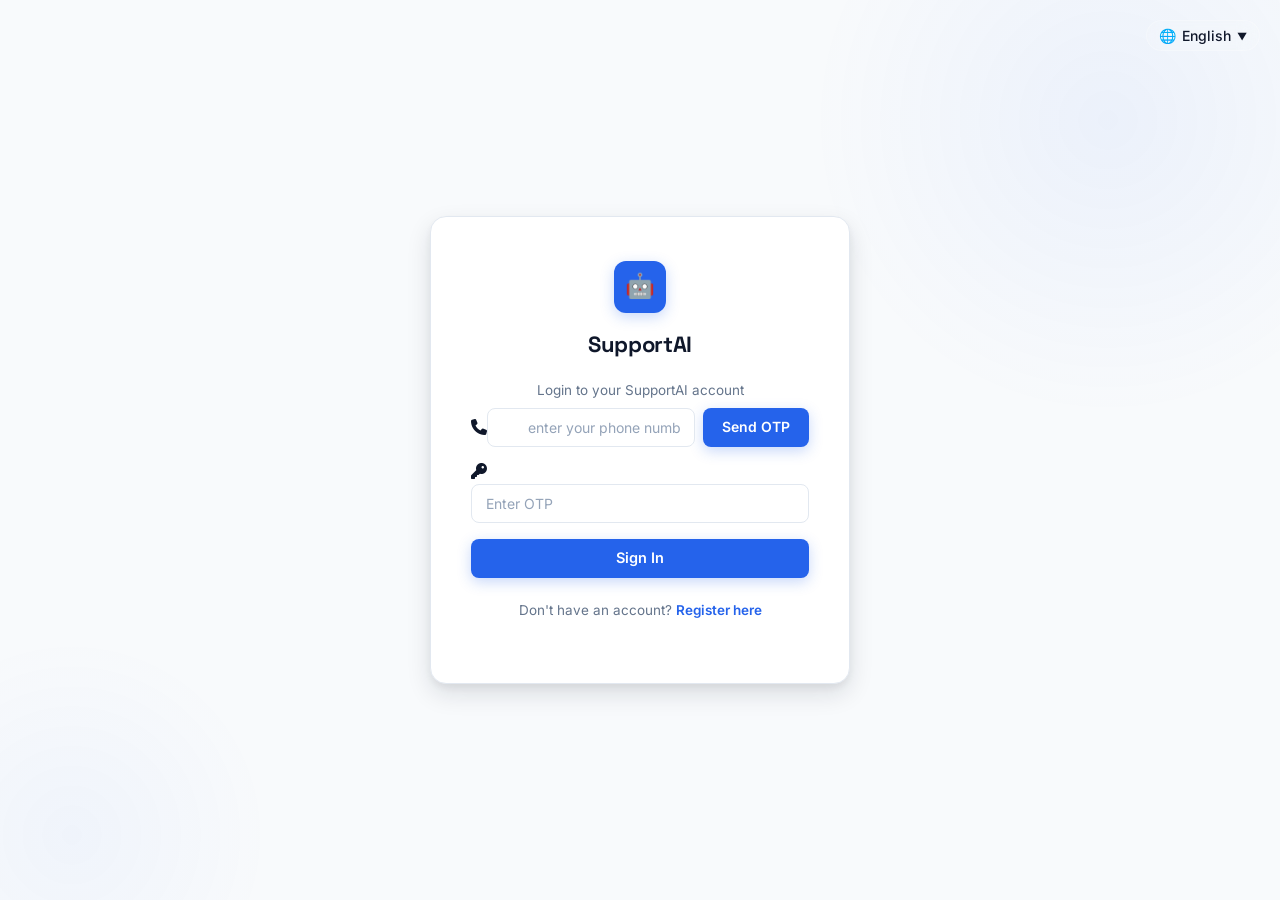
<file: frontend/pages/chat.html>
<!DOCTYPE html>
<html lang="en">
<head>
<meta charset="UTF-8">
<meta name="viewport" content="width=device-width, initial-scale=1.0">
<title>SupportAI — AI Chat Support</title>
<link rel="icon" href="data:image/svg+xml,<svg xmlns=%22http://www.w3.org/2000/svg%22 viewBox=%220 0 100 100%22><text y=%22.9em%22 font-size=%2290%22>💬</text></svg>">
<link rel="stylesheet" href="https://cdnjs.cloudflare.com/ajax/libs/font-awesome/6.5.2/css/all.min.css">
<link rel="stylesheet" href="../css/design-system.css">
<link rel="stylesheet" href="../css/pages.css">
</head>
<body>

<!-- Top Navigation Bar -->
<div class="page-topbar">
    <div class="page-title-wrap">
        <div class="page-icon"><i class="fa-solid fa-robot"></i></div>
        <h1 data-i18n="chat_title">AI Chat Support</h1>
    </div>
    <div class="page-topbar-right">
        <div id="lang-selector-container"></div>
        <button class="nav-back-btn" onclick="location.href='../dashboard.html'" data-i18n="nav_dashboard">
            <i class="fa-solid fa-arrow-left"></i> Dashboard
        </button>
    </div>
</div>

<!-- Chat Shell -->
<div class="chat-shell">

    <div id="messages"></div>

    <div class="chat-input-row">
        <input
            id="message"
            type="text"
            placeholder="Ask something..."
            data-i18n-placeholder="chat_placeholder"
            autocomplete="off">
        <button id="send" data-i18n="send_btn">
            <i class="fa-solid fa-paper-plane"></i>
        </button>
    </div>

</div>

<script type="module" src="../js/chat.js?v=1.0.1"></script>

</body>
</html>
</file>
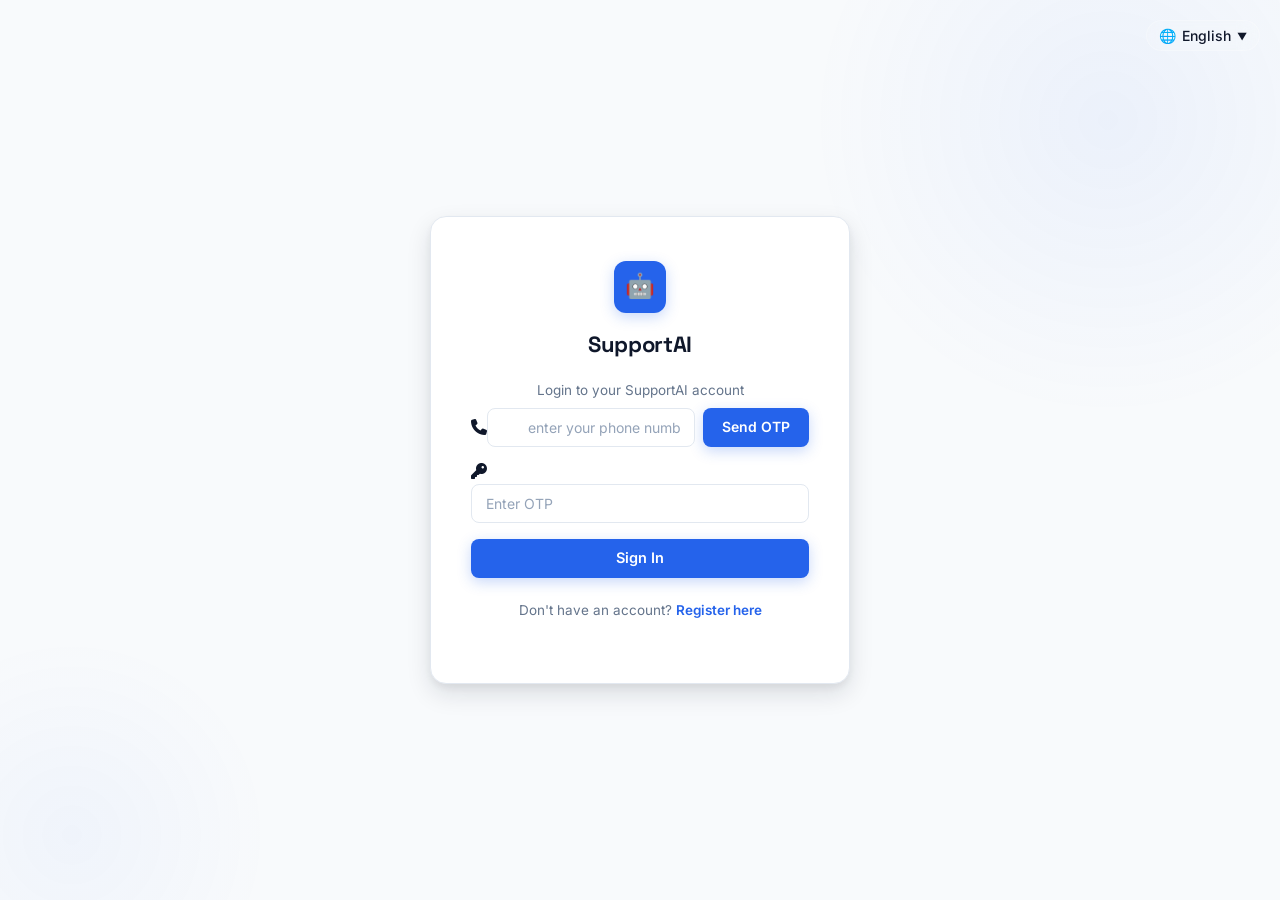
<file: frontend/pages/history.html>
<!DOCTYPE html>
<html lang="en">
<head>
<meta charset="UTF-8">
<meta name="viewport" content="width=device-width, initial-scale=1.0">
<title>SupportAI — Conversation History</title>
<link rel="icon" href="data:image/svg+xml,<svg xmlns=%22http://www.w3.org/2000/svg%22 viewBox=%220 0 100 100%22><text y=%22.9em%22 font-size=%2290%22>📜</text></svg>">
<link rel="stylesheet" href="https://cdnjs.cloudflare.com/ajax/libs/font-awesome/6.5.2/css/all.min.css">
<link rel="stylesheet" href="../css/design-system.css">
<link rel="stylesheet" href="../css/pages.css">
</head>
<body>

<!-- Top Navigation Bar -->
<div class="page-topbar">
    <div class="page-title-wrap">
        <div class="page-icon" style="background: var(--accent-teal-subtle); color: var(--accent-teal); border-color: rgba(20,184,166,0.3);">
            <i class="fa-solid fa-clock-rotate-left"></i>
        </div>
        <div>
            <h1 data-i18n="history_title">Conversation History</h1>
        </div>
    </div>
    <div class="page-topbar-right">
        <div id="lang-selector-container"></div>
        <button class="nav-back-btn" onclick="location.href='../dashboard.html'" data-i18n="nav_dashboard">
            <i class="fa-solid fa-arrow-left"></i> Dashboard
        </button>
    </div>
</div>

<!-- Two-Panel Layout -->
<div class="history-body">

    <!-- Left Panel: Conversation List -->
    <div class="list-panel">

        <div class="panel-search">
            <div class="ds-search">
                <i class="fa-solid fa-magnifying-glass"></i>
                <input
                    type="text"
                    id="history-search"
                    placeholder="Search conversations..."
                    data-i18n-placeholder="search_history_placeholder">
            </div>
        </div>

        <div class="filter-tabs">
            <button class="tab-btn active" data-channel="" data-i18n="all_channels">All</button>
            <button class="tab-btn" data-channel="CHAT" data-i18n="chat_channel">Chat</button>
            <button class="tab-btn" data-channel="VOICE" data-i18n="voice_channel">Voice</button>
        </div>

        <div class="conv-list" id="conv-list">
            <div class="empty-state">
                <p>Loading history...</p>
            </div>
        </div>

    </div>

    <!-- Right Panel: Transcript Detail -->
    <div class="detail-panel">

        <div class="detail-header" id="detail-header" style="display: none;">
            <h2 id="detail-session-id">Session ID</h2>
            <p id="detail-meta-text">Channel &amp; Intent</p>
        </div>

        <div class="messages-container" id="messages-container">
            <div class="empty-state">
                <i class="fa-regular fa-comments"></i>
                <p data-i18n="select_conversation_prompt">Select a conversation from the left to view the transcript.</p>
            </div>
        </div>

    </div>

</div>

<script type="module" src="../js/history.js?v=1.0.1"></script>

</body>
</html>
</file>
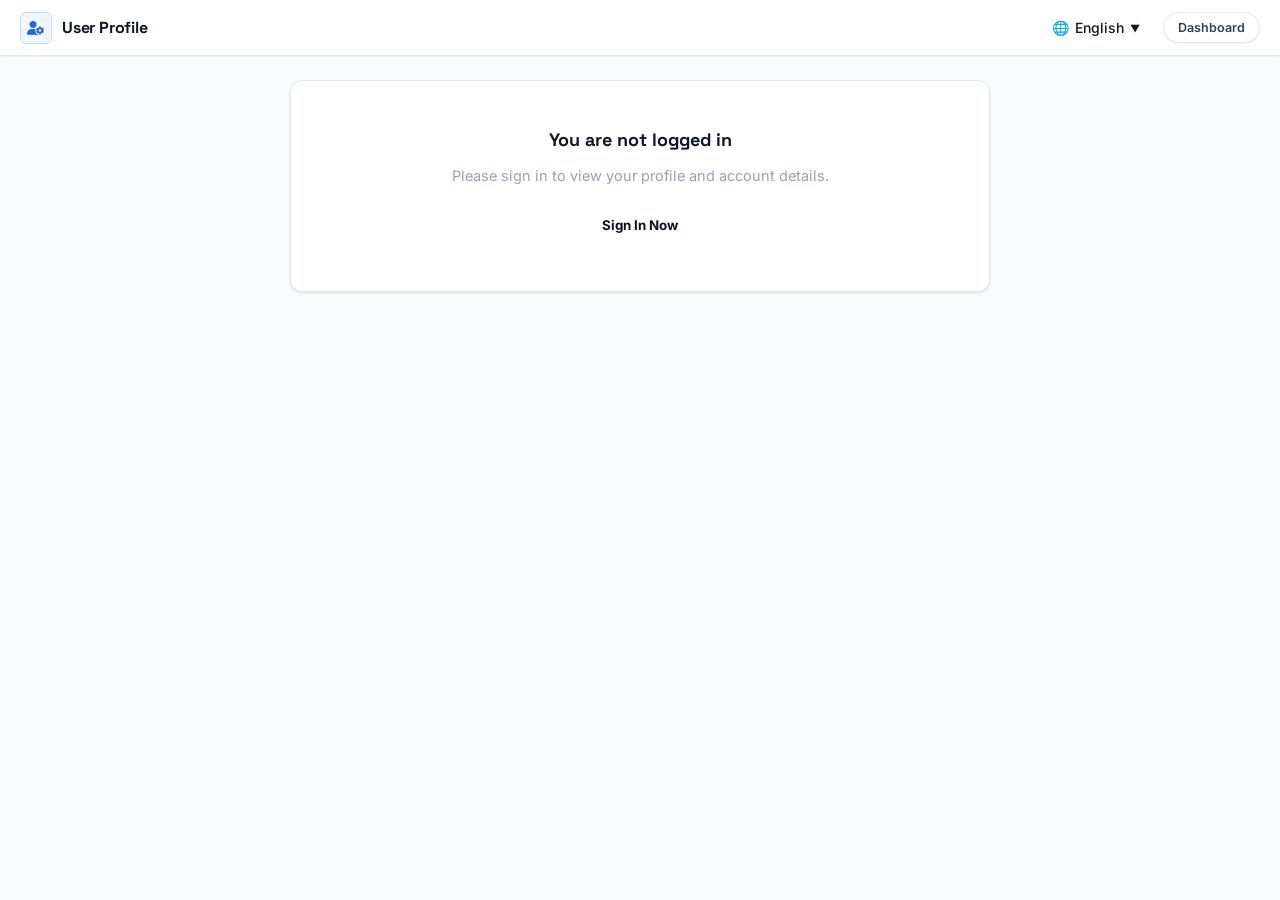
<file: frontend/pages/profile.html>
<!DOCTYPE html>
<html lang="en">
<head>
<meta charset="UTF-8">
<meta name="viewport" content="width=device-width, initial-scale=1.0">
<title>SupportAI — User Profile</title>
<link rel="stylesheet" href="https://cdnjs.cloudflare.com/ajax/libs/font-awesome/6.5.2/css/all.min.css">
<link rel="stylesheet" href="../css/design-system.css">
<link rel="stylesheet" href="../css/pages.css">
</head>
<body>

<!-- Top Navigation Bar -->
<div class="page-topbar">
    <div class="page-title-wrap">
        <div class="page-icon">
            <i class="fa-solid fa-user-gear"></i>
        </div>
        <h1 data-i18n="profile_title">User Profile</h1>
    </div>
    <div class="page-topbar-right">
        <div id="lang-selector-container"></div>
        <button class="nav-back-btn" onclick="location.href='../dashboard.html'" data-i18n="nav_dashboard">
            <i class="fa-solid fa-arrow-left"></i> Dashboard
        </button>
    </div>
</div>

<div class="page-shell">

    <div id="profile">
        <p style="color: var(--text-muted);">Loading profile...</p>
    </div>

</div>

<script type="module" src="../js/profile.js"></script>

</body>
</html>
</file>
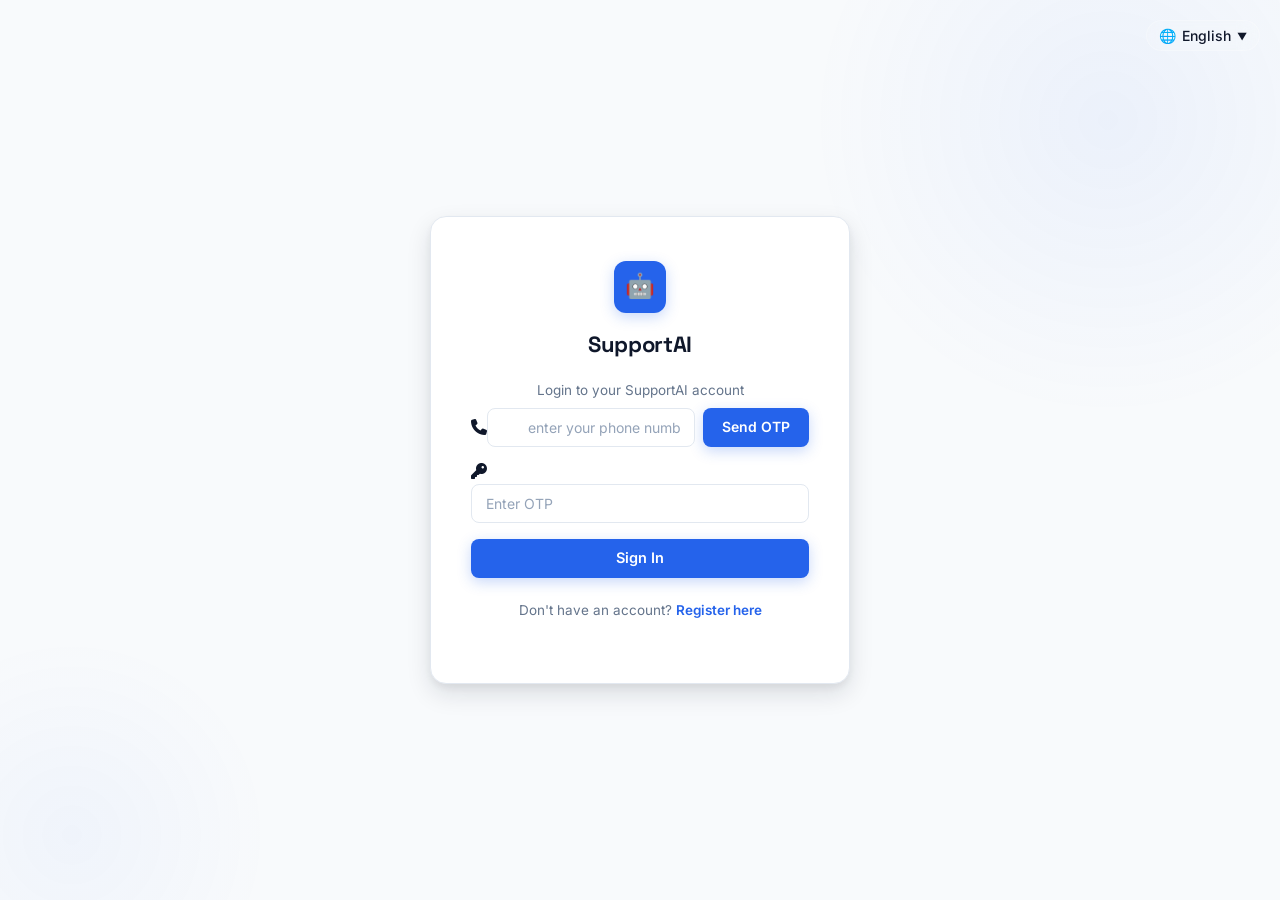
<file: frontend/pages/trip.html>
<!DOCTYPE html>
<html lang="en">
<head>
<meta charset="UTF-8">
<meta name="viewport" content="width=device-width, initial-scale=1.0">
<title>SupportAI — Trip Status</title>
<link rel="stylesheet" href="https://cdnjs.cloudflare.com/ajax/libs/font-awesome/6.5.2/css/all.min.css">
<link rel="stylesheet" href="../css/design-system.css">
<link rel="stylesheet" href="../css/pages.css">
</head>
<body>

<!-- Top Navigation Bar -->
<div class="page-topbar">
    <div class="page-title-wrap">
        <div class="page-icon" style="background: var(--success-subtle); color: var(--success); border-color: var(--success-border);">
            <i class="fa-solid fa-bus"></i>
        </div>
        <h1 data-i18n="nav_trips">Trip Status</h1>
    </div>
    <div class="page-topbar-right">
        <div id="lang-selector-container"></div>
        <button class="nav-back-btn" onclick="location.href='bookings.html'" data-i18n="nav_bookings">
            <i class="fa-solid fa-arrow-left"></i> My Bookings
        </button>
    </div>
</div>

<div class="page-shell">

    <div id="trip-card">
        <p style="color: var(--text-muted);">Loading trip information...</p>
    </div>

</div>

<script type="module" src="../js/trip.js"></script>

</body>
</html>
</file>
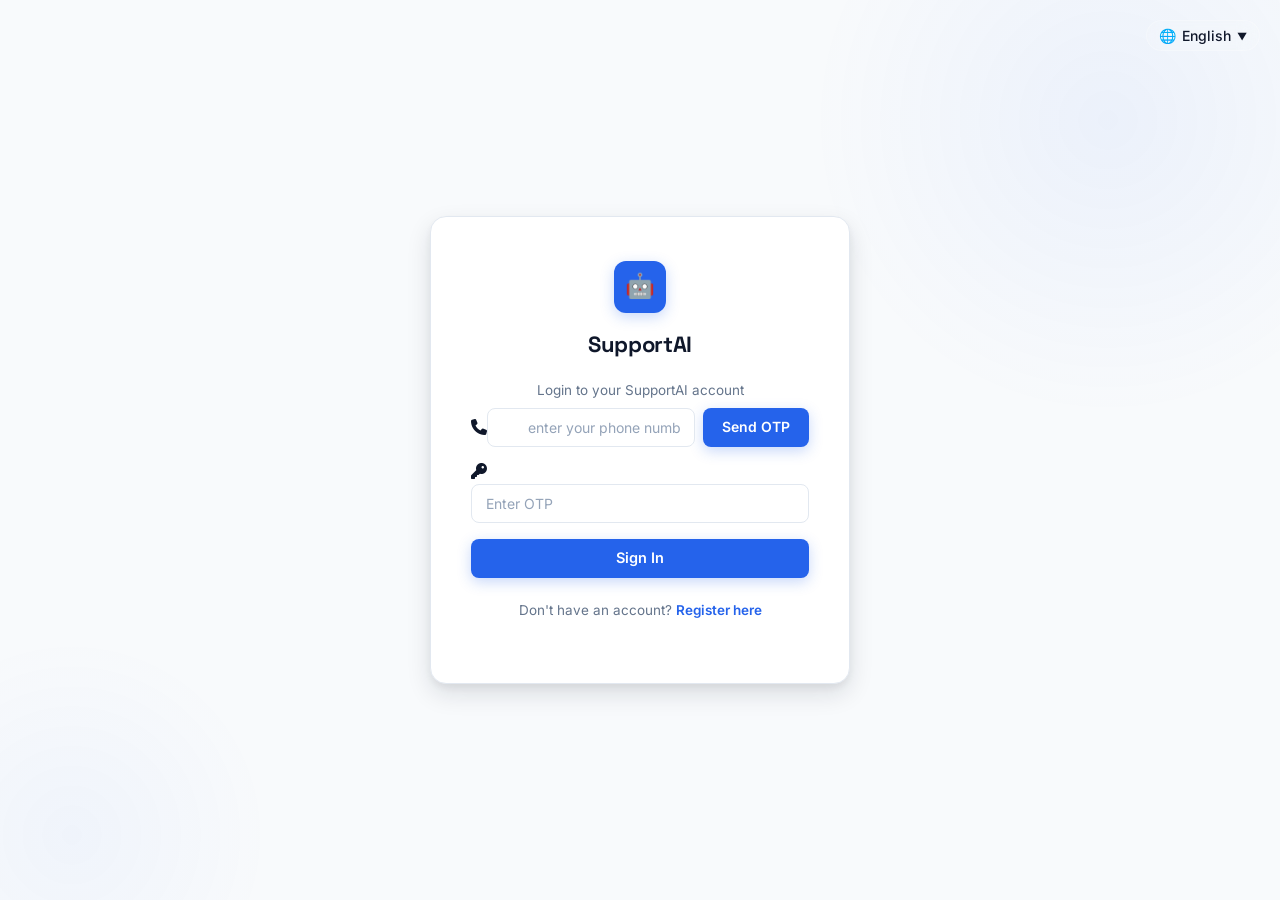
<file: frontend/pages/voice.html>
<!DOCTYPE html>
<html lang="en">
<head>
<meta charset="UTF-8">
<meta name="viewport" content="width=device-width, initial-scale=1.0">
<title>SupportAI — Voice Assistant</title>
<link rel="icon" href="data:image/svg+xml,<svg xmlns=%22http://www.w3.org/2000/svg%22 viewBox=%220 0 100 100%22><text y=%22.9em%22 font-size=%2290%22>🎤</text></svg>">
<link rel="stylesheet" href="https://cdnjs.cloudflare.com/ajax/libs/font-awesome/6.5.2/css/all.min.css">
<link rel="stylesheet" href="../css/design-system.css">
<link rel="stylesheet" href="../css/pages.css">
</head>
<body>

<!-- Top Navigation Bar -->
<div class="page-topbar">
    <div class="page-title-wrap">
        <div class="page-icon" style="background: var(--accent-amber-subtle); color: var(--accent-amber); border-color: rgba(245,158,11,0.3);">
            <i class="fa-solid fa-microphone-lines"></i>
        </div>
        <h1 data-i18n="voice_title">Voice Assistant</h1>
    </div>
    <div class="page-topbar-right">
        <div id="lang-selector-container"></div>
        <button class="nav-back-btn" onclick="location.href='../dashboard.html'" data-i18n="nav_dashboard">
            <i class="fa-solid fa-arrow-left"></i> Dashboard
        </button>
    </div>
</div>

<!-- Voice Shell -->
<div class="voice-shell">

    <!-- Conversation Display -->
    <div id="conversation">
        <p class="voice-placeholder" data-i18n="voice_subtitle">Click the microphone or upload an audio file to begin.</p>
    </div>

    <!-- Record Button -->
    <div class="record-area">
        <button id="record" data-i18n="voice_start_record">
            <i class="fa-solid fa-microphone"></i>
            Start Recording
        </button>
    </div>

    <!-- Upload Section -->
    <div class="upload-section">
        <div class="upload-label" data-i18n="voice_upload_heading">Upload Recording</div>
        <div class="upload-row">
            <input type="file" id="audio-file" accept="audio/*">
            <button id="upload-btn" data-i18n="voice_upload_btn">
                <i class="fa-solid fa-cloud-arrow-up"></i> Upload
            </button>
        </div>
    </div>

    <!-- Language Keypad -->
    <div id="voice-keypad" style="display: none;">
        <div class="section-card">
            <div class="section-label">Quick Actions</div>
            <div class="keypad-grid"></div>
        </div>
    </div>

</div>

<script type="module" src="../js/voice.js?v=1.0.2"></script>

</body>
</html>
</file>
<file: frontend/css/design-system.css>
/* ================================================================
   SupportAI — Enterprise Design System
   v4.0 — Blue + White, Professional Light Theme
   Single source of truth for all design tokens and components.
   ================================================================ */

/* ─── Google Fonts ───────────────────────────────────────────── */
@import url('https://fonts.googleapis.com/css2?family=Inter:ital,wght@0,300;0,400;0,500;0,600;0,700;0,800;1,400&family=Space+Grotesk:wght@500;600;700&family=JetBrains+Mono:wght@400;500&display=swap');

/* ─── Design Tokens ──────────────────────────────────────────── */
:root {
    /* ── Page & Surface ── */
    --bg-page:          #f8fafc;
    --bg-surface:       #ffffff;
    --bg-surface-2:     #f1f5f9;
    --bg-surface-3:     #e8edf5;
    --bg-overlay:       rgba(15, 23, 42, 0.5);

    /* ── Borders ── */
    --border:           #e2e8f0;
    --border-strong:    #cbd5e1;
    --border-focus:     #2563eb;

    /* ── Brand / Primary (Blue) ── */
    --primary:          #2563eb;
    --primary-hover:    #1d4ed8;
    --primary-active:   #1e40af;
    --primary-subtle:   #eff6ff;
    --primary-border:   #bfdbfe;
    --primary-text:     #1e40af;

    /* ── Accent (used sparingly) ── */
    --accent-teal:          #0d9488;
    --accent-teal-subtle:   #f0fdfa;
    --accent-teal-border:   #99f6e4;
    --accent-amber:         #d97706;
    --accent-amber-subtle:  #fffbeb;
    --accent-amber-border:  #fde68a;
    --accent-purple:        #7c3aed;
    --accent-purple-subtle: #f5f3ff;
    --accent-purple-border: #ddd6fe;

    /* ── Semantic ── */
    --success:          #059669;
    --success-subtle:   #ecfdf5;
    --success-border:   #a7f3d0;
    --warning:          #d97706;
    --warning-subtle:   #fffbeb;
    --warning-border:   #fde68a;
    --danger:           #dc2626;
    --danger-subtle:    #fef2f2;
    --danger-border:    #fecaca;
    --info:             #0284c7;
    --info-subtle:      #f0f9ff;
    --info-border:      #bae6fd;

    /* ── Text ── */
    --text-primary:     #0f172a;
    --text-secondary:   #334155;
    --text-muted:       #64748b;
    --text-dim:         #94a3b8;
    --text-inverse:     #ffffff;
    --text-on-primary:  #ffffff;

    /* ── Shadows ── */
    --shadow-xs:        0 1px 2px rgba(15, 23, 42, 0.06);
    --shadow-sm:        0 1px 3px rgba(15, 23, 42, 0.08), 0 1px 2px rgba(15, 23, 42, 0.04);
    --shadow-md:        0 4px 12px rgba(15, 23, 42, 0.1), 0 2px 4px rgba(15, 23, 42, 0.06);
    --shadow-lg:        0 10px 24px rgba(15, 23, 42, 0.12), 0 4px 8px rgba(15, 23, 42, 0.06);
    --shadow-xl:        0 20px 40px rgba(15, 23, 42, 0.14), 0 8px 16px rgba(15, 23, 42, 0.08);
    --shadow-primary:   0 4px 14px rgba(37, 99, 235, 0.25);
    --shadow-inner:     inset 0 1px 3px rgba(15, 23, 42, 0.08);

    /* ── Border Radius ── */
    --radius-xs:        3px;
    --radius-sm:        6px;
    --radius-md:        8px;
    --radius-lg:        12px;
    --radius-xl:        16px;
    --radius-2xl:       24px;
    --radius-full:      9999px;

    /* ── Spacing Scale ── */
    --space-1:  4px;
    --space-2:  8px;
    --space-3:  12px;
    --space-4:  16px;
    --space-5:  20px;
    --space-6:  24px;
    --space-7:  28px;
    --space-8:  32px;
    --space-10: 40px;
    --space-12: 48px;
    --space-16: 64px;

    /* ── Typography ── */
    --font-sans:    'Inter', system-ui, -apple-system, sans-serif;
    --font-display: 'Space Grotesk', 'Inter', sans-serif;
    --font-mono:    'JetBrains Mono', 'Fira Code', monospace;

    /* ── Transitions ── */
    --transition-fast:  all 0.12s ease;
    --transition-base:  all 0.18s ease;
    --transition-slow:  all 0.28s cubic-bezier(0.16, 1, 0.3, 1);
}

/* ─── Base Reset ─────────────────────────────────────────────── */
*, *::before, *::after {
    box-sizing: border-box;
    margin: 0;
    padding: 0;
}

html {
    font-size: 16px;
    -webkit-font-smoothing: antialiased;
    -moz-osx-font-smoothing: grayscale;
    text-rendering: optimizeLegibility;
}

body {
    font-family: var(--font-sans);
    background: var(--bg-page);
    color: var(--text-primary);
    line-height: 1.6;
    min-height: 100vh;
}

h1, h2, h3, h4, h5, h6 {
    font-family: var(--font-display);
    color: var(--text-primary);
    line-height: 1.25;
    font-weight: 700;
}

p { color: var(--text-secondary); line-height: 1.6; }
a { color: var(--primary); text-decoration: none; }
a:hover { text-decoration: underline; color: var(--primary-hover); }
img { max-width: 100%; display: block; }

/* ─── Scrollbar ──────────────────────────────────────────────── */
::-webkit-scrollbar { width: 5px; height: 5px; }
::-webkit-scrollbar-track { background: transparent; }
::-webkit-scrollbar-thumb { background: var(--border-strong); border-radius: var(--radius-full); }
::-webkit-scrollbar-thumb:hover { background: var(--text-dim); }

/* ================================================================
   COMPONENT LIBRARY
   ================================================================ */

/* ─── Buttons ────────────────────────────────────────────────── */
button { font-family: var(--font-sans); cursor: pointer; }

.btn, button[type="submit"], form button {
    display: inline-flex;
    align-items: center;
    justify-content: center;
    gap: var(--space-2);
    padding: 10px 18px;
    font-family: var(--font-sans);
    font-size: 14px;
    font-weight: 600;
    line-height: 1;
    border-radius: var(--radius-md);
    border: 1px solid transparent;
    cursor: pointer;
    transition: var(--transition-base);
    white-space: nowrap;
    outline: none;
    text-decoration: none;
    background: var(--primary);
    color: var(--text-on-primary);
    box-shadow: var(--shadow-primary);
}
.btn:hover, button[type="submit"]:hover, form button:hover {
    background: var(--primary-hover);
    transform: translateY(-1px);
    box-shadow: 0 6px 20px rgba(37, 99, 235, 0.3);
}
.btn:active, button[type="submit"]:active {
    transform: translateY(0);
    box-shadow: var(--shadow-sm);
}
.btn:focus-visible { outline: 2px solid var(--primary); outline-offset: 2px; }

.btn-secondary {
    background: var(--bg-surface);
    color: var(--text-secondary);
    border-color: var(--border);
    box-shadow: var(--shadow-sm);
}
.btn-secondary:hover {
    background: var(--bg-surface-2);
    color: var(--text-primary);
    border-color: var(--border-strong);
    box-shadow: var(--shadow-md);
}

.btn-danger {
    background: var(--danger);
    color: #fff;
    box-shadow: 0 4px 14px rgba(220, 38, 38, 0.25);
}
.btn-danger:hover { background: #b91c1c; }

.btn-ghost {
    background: transparent;
    color: var(--text-secondary);
    border-color: transparent;
    box-shadow: none;
}
.btn-ghost:hover {
    background: var(--bg-surface-2);
    color: var(--text-primary);
    border-color: var(--border);
    box-shadow: none;
    transform: none;
}

.btn-sm {
    padding: 6px 12px;
    font-size: 12.5px;
    border-radius: var(--radius-sm);
}
.btn-lg {
    padding: 12px 24px;
    font-size: 15px;
    border-radius: var(--radius-md);
}

/* ─── Inputs ─────────────────────────────────────────────────── */
input[type="text"],
input[type="email"],
input[type="password"],
input[type="tel"],
input[type="number"],
input[type="search"],
textarea,
select {
    width: 100%;
    padding: 10px 14px;
    font-family: var(--font-sans);
    font-size: 14px;
    color: var(--text-primary);
    background: var(--bg-surface);
    border: 1.5px solid var(--border);
    border-radius: var(--radius-md);
    outline: none;
    transition: var(--transition-base);
    appearance: none;
}
input::placeholder, textarea::placeholder { color: var(--text-dim); }
input:hover, textarea:hover { border-color: var(--border-strong); }
input:focus, textarea:focus, select:focus {
    border-color: var(--primary);
    box-shadow: 0 0 0 3px var(--primary-subtle);
    background: var(--bg-surface);
}

/* Input with icon wrapper */
.input-icon-wrap {
    position: relative;
    display: flex;
    align-items: center;
}
.input-icon-wrap i {
    position: absolute;
    left: 12px;
    color: var(--text-dim);
    font-size: 13px;
    pointer-events: none;
    z-index: 1;
}
.input-icon-wrap input { padding-left: 36px; }

/* Search input */
.ds-search {
    position: relative;
    display: flex;
    align-items: center;
}
.ds-search i {
    position: absolute;
    left: 11px;
    color: var(--text-dim);
    font-size: 12.5px;
    pointer-events: none;
}
.ds-search input {
    padding: 8px 12px 8px 32px;
    font-size: 13.5px;
    background: var(--bg-surface-2);
    border-color: var(--border);
}
.ds-search input:focus {
    background: var(--bg-surface);
    border-color: var(--primary);
    box-shadow: 0 0 0 3px var(--primary-subtle);
}

/* ─── Cards ──────────────────────────────────────────────────── */
.card {
    background: var(--bg-surface);
    border: 1px solid var(--border);
    border-radius: var(--radius-lg);
    padding: var(--space-6);
    box-shadow: var(--shadow-sm);
}
.card:hover {
    box-shadow: var(--shadow-md);
}

/* ─── Badges ─────────────────────────────────────────────────── */
.badge {
    display: inline-flex;
    align-items: center;
    gap: 4px;
    padding: 2px 8px;
    font-size: 11.5px;
    font-weight: 600;
    border-radius: var(--radius-full);
    border: 1px solid transparent;
    white-space: nowrap;
}
.badge-blue   { background: var(--primary-subtle);        color: var(--primary-text);   border-color: var(--primary-border); }
.badge-green  { background: var(--success-subtle);        color: var(--success);        border-color: var(--success-border); }
.badge-red    { background: var(--danger-subtle);         color: var(--danger);         border-color: var(--danger-border); }
.badge-amber  { background: var(--accent-amber-subtle);   color: var(--accent-amber);   border-color: var(--accent-amber-border); }
.badge-purple { background: var(--accent-purple-subtle);  color: var(--accent-purple);  border-color: var(--accent-purple-border); }
.badge-teal   { background: var(--accent-teal-subtle);    color: var(--accent-teal);    border-color: var(--accent-teal-border); }
.badge-gray   { background: var(--bg-surface-2);          color: var(--text-muted);     border-color: var(--border); }

/* ─── Status Dot ─────────────────────────────────────────────── */
.status-dot {
    display: inline-block;
    width: 7px; height: 7px;
    border-radius: 50%;
    flex-shrink: 0;
}
.status-dot.online  { background: var(--success); box-shadow: 0 0 0 2px var(--success-subtle); }
.status-dot.offline { background: var(--text-dim); }
.status-dot.busy    { background: var(--warning); }

/* ─── Skeleton Loader ────────────────────────────────────────── */
.skeleton {
    border-radius: var(--radius-sm);
    background: linear-gradient(90deg,
        var(--bg-surface-2) 25%,
        var(--border) 50%,
        var(--bg-surface-2) 75%);
    background-size: 800px 100%;
    animation: ds-shimmer 1.4s infinite linear;
}

@keyframes ds-shimmer {
    0%   { background-position: -400px 0; }
    100% { background-position: 400px 0; }
}

/* ─── Spinner ────────────────────────────────────────────────── */
.spinner {
    width: 20px; height: 20px;
    border: 2px solid var(--border);
    border-top-color: var(--primary);
    border-radius: 50%;
    animation: ds-spin 0.7s linear infinite;
}
@keyframes ds-spin { to { transform: rotate(360deg); } }

/* ─── Animations ─────────────────────────────────────────────── */
@keyframes ds-fade-in {
    from { opacity: 0; transform: translateY(6px); }
    to   { opacity: 1; transform: translateY(0); }
}
@keyframes ds-fade-in-fast {
    from { opacity: 0; }
    to   { opacity: 1; }
}
@keyframes ds-pulse {
    0%, 100% { opacity: 1; }
    50%       { opacity: 0.5; }
}
@keyframes ds-ping {
    75%, 100% { transform: scale(1.6); opacity: 0; }
}

/* ─── Empty State ─────────────────────────────────────────────── */
.ds-empty {
    display: flex;
    flex-direction: column;
    align-items: center;
    justify-content: center;
    gap: var(--space-3);
    padding: var(--space-12) var(--space-6);
    text-align: center;
}
.ds-empty-icon {
    font-size: 32px;
    color: var(--text-dim);
    margin-bottom: var(--space-1);
}
.ds-empty h3 { font-size: 15px; color: var(--text-secondary); }
.ds-empty p  { font-size: 13.5px; color: var(--text-muted); max-width: 260px; line-height: 1.5; }

/* ─── Divider ─────────────────────────────────────────────────── */
.ds-divider {
    height: 1px;
    background: var(--border);
    margin: var(--space-5) 0;
}

/* ─── Avatar Circle ──────────────────────────────────────────── */
.ds-avatar {
    border-radius: 50%;
    display: flex;
    align-items: center;
    justify-content: center;
    font-weight: 700;
    font-family: var(--font-display);
    color: #fff;
    flex-shrink: 0;
    font-size: 13px;
}
.ds-avatar-sm  { width: 30px; height: 30px; font-size: 11px; }
.ds-avatar-md  { width: 38px; height: 38px; font-size: 14px; }
.ds-avatar-lg  { width: 48px; height: 48px; font-size: 17px; }

/* ─── Toast ──────────────────────────────────────────────────── */
.toast-notification {
    position: fixed;
    bottom: 24px;
    right: 24px;
    background: var(--text-primary);
    color: var(--text-inverse);
    padding: 12px 18px;
    border-radius: var(--radius-md);
    font-size: 13.5px;
    font-weight: 500;
    display: flex;
    align-items: center;
    gap: 10px;
    box-shadow: var(--shadow-lg);
    z-index: 9999;
    opacity: 0;
    transform: translateY(10px);
    transition: all 0.25s cubic-bezier(0.16, 1, 0.3, 1);
    pointer-events: none;
}
.toast-notification.show { opacity: 1; transform: translateY(0); }

/* ─── Tags / Pills ───────────────────────────────────────────── */
.tag {
    display: inline-flex;
    align-items: center;
    padding: 3px 9px;
    font-size: 11.5px;
    font-weight: 600;
    border-radius: var(--radius-full);
    background: var(--bg-surface-2);
    color: var(--text-muted);
    border: 1px solid var(--border);
    white-space: nowrap;
}

/* ─── Table ──────────────────────────────────────────────────── */
.ds-table-wrap {
    background: var(--bg-surface);
    border: 1px solid var(--border);
    border-radius: var(--radius-lg);
    overflow: hidden;
    box-shadow: var(--shadow-sm);
}
.ds-table {
    width: 100%;
    border-collapse: collapse;
    font-size: 13.5px;
}
.ds-table thead tr { border-bottom: 1px solid var(--border); background: var(--bg-surface-2); }
.ds-table thead th {
    padding: 11px 16px;
    text-align: left;
    font-size: 11.5px;
    font-weight: 600;
    color: var(--text-muted);
    text-transform: uppercase;
    letter-spacing: 0.4px;
    white-space: nowrap;
}
.ds-table tbody tr {
    border-bottom: 1px solid var(--border);
    transition: var(--transition-fast);
}
.ds-table tbody tr:last-child { border-bottom: none; }
.ds-table tbody tr:hover { background: var(--bg-surface-2); }
.ds-table td {
    padding: 13px 16px;
    color: var(--text-secondary);
    vertical-align: middle;
}

/* ─── Form Field Group ───────────────────────────────────────── */
.field {
    position: relative;
    display: flex;
    align-items: center;
    gap: 0;
    background: var(--bg-surface);
    border: 1.5px solid var(--border);
    border-radius: var(--radius-md);
    transition: var(--transition-base);
    overflow: hidden;
}
.field:focus-within {
    border-color: var(--primary);
    box-shadow: 0 0 0 3px var(--primary-subtle);
}
.field i {
    padding: 0 12px;
    color: var(--text-dim);
    font-size: 13.5px;
    flex-shrink: 0;
}
.field input {
    flex: 1;
    border: none;
    background: transparent;
    box-shadow: none;
    padding: 11px 14px 11px 0;
}
.field input:focus { box-shadow: none; border-color: transparent; }
.field button {
    margin: 4px;
    border-radius: var(--radius-sm);
    padding: 8px 14px;
    font-size: 13px;
    box-shadow: none;
}
.field button:hover { transform: none; }
</file>
<file: frontend/css/auth.css>
/* ================================================================
   SupportAI — Authentication Pages
   Blue + White light theme
   ================================================================ */

body {
    min-height: 100vh;
    background: var(--bg-page);
    display: flex;
    align-items: center;
    justify-content: center;
    padding: 24px;
    position: relative;
    overflow: hidden;
}

/* Subtle background geometry */
body::before {
    content: '';
    position: fixed;
    top: -20%;
    right: -10%;
    width: 600px; height: 600px;
    background: radial-gradient(circle, rgba(37, 99, 235, 0.06) 0%, transparent 70%);
    pointer-events: none;
    z-index: 0;
}
body::after {
    content: '';
    position: fixed;
    bottom: -15%;
    left: -10%;
    width: 400px; height: 400px;
    background: radial-gradient(circle, rgba(37, 99, 235, 0.04) 0%, transparent 70%);
    pointer-events: none;
    z-index: 0;
}

#lang-selector-container {
    position: fixed;
    top: 20px;
    right: 20px;
    z-index: 10;
}

/* ─── Auth Card ──────────────────────────────────────────────── */
.auth-container { position: relative; z-index: 1; width: 100%; max-width: 420px; }

.auth-card {
    background: var(--bg-surface);
    border: 1px solid var(--border);
    border-radius: var(--radius-xl);
    padding: 44px 40px 36px;
    box-shadow: var(--shadow-lg);
    display: flex;
    flex-direction: column;
    align-items: center;
    gap: 6px;
    animation: ds-fade-in 0.4s cubic-bezier(0.16, 1, 0.3, 1);
}

/* Logo */
.logo-mark {
    width: 52px; height: 52px;
    background: var(--primary);
    border-radius: var(--radius-lg);
    display: flex;
    align-items: center;
    justify-content: center;
    font-size: 24px;
    margin-bottom: var(--space-3);
    box-shadow: var(--shadow-primary);
}

.auth-card h1 {
    font-size: 22px;
    font-weight: 700;
    color: var(--text-primary);
    letter-spacing: -0.3px;
    text-align: center;
}

.auth-sub {
    font-size: 14px;
    color: var(--text-muted);
    margin-bottom: var(--space-5);
    text-align: center;
}

/* ─── Form ───────────────────────────────────────────────────── */
form {
    width: 100%;
    display: flex;
    flex-direction: column;
    gap: var(--space-3);
}

/* .field is inherited from design-system.css */
.auth-card .field {
    border-color: var(--border);
}
.auth-card .field i {
    color: var(--text-dim);
}
.auth-card .field input {
    font-size: 14px;
}

/* Primary submit button */
.auth-card form > button,
.auth-card form button[type="submit"] {
    width: 100%;
    padding: 12px;
    font-size: 14.5px;
    font-weight: 600;
    border-radius: var(--radius-md);
    background: var(--primary);
    color: #fff;
    border: none;
    cursor: pointer;
    transition: var(--transition-base);
    box-shadow: var(--shadow-primary);
    margin-top: var(--space-1);
}
.auth-card form > button:hover {
    background: var(--primary-hover);
    transform: translateY(-1px);
    box-shadow: 0 8px 24px rgba(37, 99, 235, 0.3);
}

/* OTP send button inside field */
.auth-card .field button {
    background: var(--primary-subtle);
    color: var(--primary);
    border: 1px solid var(--primary-border);
    font-size: 12.5px;
    padding: 7px 12px;
    border-radius: var(--radius-sm);
    box-shadow: none;
    font-weight: 600;
    white-space: nowrap;
    transition: var(--transition-base);
}
.auth-card .field button:hover {
    background: var(--primary);
    color: #fff;
    transform: none;
    box-shadow: none;
}

/* ─── Footer Link ─────────────────────────────────────────────── */
.auth-card > p {
    margin-top: var(--space-4);
    font-size: 13.5px;
    color: var(--text-muted);
}
.auth-card a {
    color: var(--primary);
    font-weight: 600;
}
.auth-card a:hover { color: var(--primary-hover); text-decoration: none; }

/* ─── Message / Error ─────────────────────────────────────────── */
#message {
    width: 100%;
    min-height: 20px;
    font-size: 13px;
    text-align: center;
    padding: 4px 0;
    color: var(--danger);
}

/* ─── Responsive ─────────────────────────────────────────────── */
@media (max-width: 480px) {
    .auth-card { padding: 32px 24px 28px; }
    .auth-card h1 { font-size: 20px; }
}
</file>
<file: frontend/css/dashboard.css>
/* ================================================================
   SupportAI — Customer Dashboard
   Blue + White light theme
   ================================================================ */

body {
    min-height: 100vh;
    background: var(--bg-page);
    color: var(--text-primary);
    display: flex;
    flex-direction: column;
    align-items: center;
    overflow-x: hidden;
    padding-bottom: 60px;
}

/* ─── Top Bar ─────────────────────────────────────────────────── */
.top-bar {
    width: 100%;
    max-width: 1100px;
    display: flex;
    justify-content: space-between;
    align-items: center;
    padding: 20px 24px 0;
    z-index: 10;
}

.brand-badge {
    display: inline-flex;
    align-items: center;
    gap: 8px;
    background: var(--bg-surface);
    border: 1px solid var(--border);
    padding: 7px 16px;
    border-radius: var(--radius-full);
    font-size: 12.5px;
    font-weight: 600;
    color: var(--text-secondary);
    box-shadow: var(--shadow-xs);
}

.brand-badge .status-dot {
    width: 7px; height: 7px;
    background: var(--success);
    border-radius: 50%;
    box-shadow: 0 0 0 2px var(--success-subtle);
    animation: ds-pulse 2s ease infinite;
}

/* ─── Wrapper ─────────────────────────────────────────────────── */
.dashboard-wrapper {
    width: 100%;
    max-width: 1100px;
    display: flex;
    flex-direction: column;
    gap: 28px;
    padding: 0 24px;
    margin-top: 32px;
}

/* ─── Hero Header ─────────────────────────────────────────────── */
.hero-header {
    text-align: center;
    padding: 16px 0 8px;
}
.hero-header h1 {
    font-size: 2rem;
    font-weight: 700;
    color: var(--text-primary);
    letter-spacing: -0.5px;
    margin-bottom: 8px;
}
.hero-header p {
    color: var(--text-muted);
    font-size: 15px;
    max-width: 480px;
    margin: 0 auto;
}

/* ─── Stats Bar ─────────────────────────────────────────────────── */
.stats-bar {
    display: grid;
    grid-template-columns: repeat(auto-fit, minmax(200px, 1fr));
    gap: 12px;
}

.stat-pill {
    background: var(--bg-surface);
    border: 1px solid var(--border);
    padding: 14px 16px;
    border-radius: var(--radius-lg);
    display: flex;
    align-items: center;
    gap: 12px;
    box-shadow: var(--shadow-xs);
    transition: var(--transition-base);
}
.stat-pill:hover {
    border-color: var(--border-strong);
    box-shadow: var(--shadow-sm);
    transform: translateY(-1px);
}

.stat-icon {
    width: 38px; height: 38px;
    border-radius: var(--radius-md);
    display: flex; align-items: center; justify-content: center;
    font-size: 15px;
    flex-shrink: 0;
}
.stat-icon.chat    { background: var(--primary-subtle);         color: var(--primary); }
.stat-icon.voice   { background: var(--accent-purple-subtle);   color: var(--accent-purple); }
.stat-icon.booking { background: var(--accent-amber-subtle);    color: var(--accent-amber); }
.stat-icon.history { background: var(--accent-teal-subtle);     color: var(--accent-teal); }

.stat-info h4 { font-size: 13px; font-weight: 600; color: var(--text-primary); }
.stat-info p  { font-size: 11.5px; color: var(--text-muted); margin-top: 2px; }

/* ─── Card Grid ─────────────────────────────────────────────────── */
.grid {
    display: grid;
    grid-template-columns: repeat(auto-fit, minmax(280px, 1fr));
    gap: 16px;
}

.dash-card {
    background: var(--bg-surface);
    border: 1px solid var(--border);
    border-radius: var(--radius-xl);
    padding: 24px 22px;
    display: flex;
    flex-direction: column;
    justify-content: space-between;
    gap: 16px;
    cursor: pointer;
    transition: var(--transition-slow);
    text-align: left;
    outline: none;
    appearance: none;
    -webkit-appearance: none;
    font-family: var(--font-sans);
    color: var(--text-primary);
    box-shadow: var(--shadow-sm);
    position: relative;
    overflow: hidden;
}

.dash-card:hover {
    border-color: var(--primary-border);
    box-shadow: var(--shadow-md);
    transform: translateY(-3px);
}
.dash-card:active { transform: translateY(-1px); }

/* ─── Card Top ──────────────────────────────────────────────────── */
.card-top {
    display: flex;
    justify-content: space-between;
    align-items: flex-start;
}

.card-icon-wrap {
    width: 46px; height: 46px;
    border-radius: var(--radius-md);
    display: flex; align-items: center; justify-content: center;
    font-size: 20px;
    flex-shrink: 0;
}

.icon-profile  { background: var(--primary-subtle);        color: var(--primary); }
.icon-bookings { background: var(--accent-amber-subtle);   color: var(--accent-amber); }
.icon-chat     { background: var(--accent-teal-subtle);    color: var(--accent-teal); }
.icon-voice    { background: var(--accent-purple-subtle);  color: var(--accent-purple); }
.icon-history  { background: var(--success-subtle);        color: var(--success); }
.icon-logout   { background: var(--danger-subtle);         color: var(--danger); }

.action-badge {
    font-size: 10.5px;
    font-weight: 600;
    padding: 3px 8px;
    border-radius: var(--radius-full);
    background: var(--bg-surface-2);
    border: 1px solid var(--border);
    color: var(--text-muted);
    white-space: nowrap;
}

/* ─── Card Content ──────────────────────────────────────────────── */
.card-content h3 {
    font-size: 15px;
    font-weight: 700;
    color: var(--text-primary);
    margin-bottom: 5px;
}
.card-content p {
    font-size: 13px;
    color: var(--text-muted);
    line-height: 1.5;
}

/* ─── Card Footer ───────────────────────────────────────────────── */
.card-footer {
    display: flex;
    align-items: center;
    justify-content: space-between;
    font-size: 13px;
    font-weight: 600;
    color: var(--primary);
    padding-top: 12px;
    border-top: 1px solid var(--border);
}
.card-footer i { transition: transform 0.2s ease; font-size: 12px; }
.dash-card:hover .card-footer i { transform: translateX(4px); }

/* ─── Logout Card Override ──────────────────────────────────────── */
.dash-card.card-logout { }
.dash-card.card-logout:hover { border-color: var(--danger-border); box-shadow: var(--shadow-md); }
.dash-card.card-logout .card-footer { color: var(--danger); }

/* ─── Responsive ────────────────────────────────────────────────── */
@media (max-width: 768px) {
    .hero-header h1 { font-size: 1.65rem; }
    .grid { grid-template-columns: 1fr; }
    .dashboard-wrapper { padding: 0 16px; gap: 20px; }
}
</file>
<file: frontend/css/pages.css>
/* ================================================================
   SupportAI — Customer Pages Shared Stylesheet
   Used by: chat, voice, history, bookings, booking, trip, profile
   Professional Blue + White Enterprise Light Theme
   ================================================================ */

/* ─── Layout ─────────────────────────────────────────────────── */
body {
    margin: 0;
    min-height: 100vh;
    font-family: var(--font-sans);
    color: var(--text-primary);
    background: var(--bg-page);
    display: flex;
    flex-direction: column;
    overflow-x: hidden;
}

/* ─── Top Navigation Bar ─────────────────────────────────────── */
.page-topbar {
    height: 56px;
    background: var(--bg-surface);
    border-bottom: 1px solid var(--border);
    display: flex;
    align-items: center;
    justify-content: space-between;
    padding: 0 20px;
    position: sticky;
    top: 0;
    z-index: 100;
    flex-shrink: 0;
    box-shadow: var(--shadow-xs);
}

.page-title-wrap {
    display: flex;
    align-items: center;
    gap: 10px;
}

.page-title-wrap .page-icon {
    width: 32px; height: 32px;
    border-radius: var(--radius-sm);
    display: flex;
    align-items: center;
    justify-content: center;
    font-size: 14px;
    background: var(--primary-subtle);
    color: var(--primary);
    border: 1px solid var(--primary-border);
    flex-shrink: 0;
}

.page-title-wrap h1 {
    font-family: var(--font-display);
    font-size: 16px;
    font-weight: 700;
    color: var(--text-primary);
    margin: 0;
    letter-spacing: -0.2px;
}

.page-topbar-right {
    display: flex;
    align-items: center;
    gap: 10px;
}

/* Back / Dashboard nav buttons */
.nav-back-btn {
    display: inline-flex;
    align-items: center;
    gap: 6px;
    padding: 7px 14px;
    background: var(--bg-surface);
    border: 1px solid var(--border);
    border-radius: var(--radius-full);
    color: var(--text-secondary);
    font-size: 12.5px;
    font-weight: 600;
    cursor: pointer;
    transition: var(--transition-base);
    white-space: nowrap;
    font-family: var(--font-sans);
    text-decoration: none;
    box-shadow: var(--shadow-xs);
}
.nav-back-btn:hover {
    background: var(--bg-surface-2);
    border-color: var(--border-strong);
    color: var(--text-primary);
}

/* ─── Page Shell ─────────────────────────────────────────────── */
.page-shell {
    flex: 1;
    display: flex;
    flex-direction: column;
    max-width: 740px;
    width: 100%;
    margin: 0 auto;
    padding: 24px 20px 48px;
}

.page-shell-wide {
    max-width: 980px;
}

/* ─── Section Cards ──────────────────────────────────────────── */
.section-card {
    background: var(--bg-surface);
    border: 1px solid var(--border);
    border-radius: var(--radius-lg);
    padding: 24px;
    box-shadow: var(--shadow-sm);
}

.section-card + .section-card { margin-top: 16px; }

.section-label {
    font-size: 11px;
    font-weight: 700;
    color: var(--text-muted);
    text-transform: uppercase;
    letter-spacing: 0.6px;
    margin-bottom: 14px;
}

/* ─── Chat Interface (Conversational ChatGPT-inspired UI) ────── */
.chat-shell {
    flex: 1;
    display: flex;
    flex-direction: column;
    max-width: 700px;
    width: 100%;
    margin: 0 auto;
    padding: 20px 20px 0;
    height: calc(100vh - 56px);
}

#messages {
    flex: 1;
    background: var(--bg-surface);
    border: 1px solid var(--border);
    border-radius: var(--radius-lg);
    padding: 24px;
    overflow-y: auto;
    display: flex;
    flex-direction: column;
    gap: 20px;
    min-height: 0;
    scroll-behavior: smooth;
    box-shadow: var(--shadow-sm);
}

/* Message Bubbles - ChatGPT style, clean alignment & separation */
.msg-wrapper {
    display: flex;
    flex-direction: column;
    max-width: 85%;
    animation: ds-fade-in 0.22s ease-out;
}
.msg-wrapper.user {
    align-self: flex-end;
    align-items: flex-end;
}
.msg-wrapper.ai {
    align-self: flex-start;
    align-items: flex-start;
}

.msg-sender {
    font-size: 11px;
    font-weight: 700;
    text-transform: uppercase;
    letter-spacing: 0.8px;
    margin-bottom: 5px;
    color: var(--text-muted);
    padding: 0 4px;
}

.msg-bubble {
    padding: 14px 18px;
    font-size: 14.5px;
    line-height: 1.6;
    border-radius: var(--radius-lg);
    word-break: break-word;
    box-shadow: var(--shadow-xs);
}
.msg-wrapper.user .msg-bubble {
    background: var(--primary);
    color: var(--text-on-primary);
    border-bottom-right-radius: var(--radius-xs);
    box-shadow: var(--shadow-primary);
}
.msg-wrapper.ai .msg-bubble {
    background: var(--bg-surface-2);
    color: var(--text-primary);
    border: 1.5px solid var(--border);
    border-bottom-left-radius: var(--radius-xs);
}
.msg-wrapper.error .msg-bubble {
    background: var(--danger-subtle);
    border: 1.5px solid var(--danger-border);
    color: var(--danger);
    box-shadow: none;
}

/* Typing Indicator */
.typing-dots {
    display: inline-flex;
    gap: 4px;
    align-items: center;
    padding: 4px 6px;
}
.typing-dots span {
    width: 6px; height: 6px;
    border-radius: 50%;
    background: var(--primary);
    animation: ds-typing-dot 1.4s infinite ease-in-out both;
}
.typing-dots span:nth-child(1) { animation-delay: -0.32s; }
.typing-dots span:nth-child(2) { animation-delay: -0.16s; }
@keyframes ds-typing-dot {
    0%, 80%, 100% { transform: scale(0.4); opacity: 0.3; }
    40%            { transform: scale(1);   opacity: 1;   }
}

/* Chat Input Row */
.chat-input-row {
    display: flex;
    gap: 10px;
    padding: 14px 0 20px;
    flex-shrink: 0;
}

#message {
    flex: 1;
    padding: 13px 20px;
    background: var(--bg-surface);
    border: 1.5px solid var(--border);
    border-radius: var(--radius-full);
    color: var(--text-primary);
    font-size: 14.5px;
    font-family: var(--font-sans);
    outline: none;
    transition: var(--transition-base);
    box-shadow: var(--shadow-xs);
}
#message::placeholder { color: var(--text-dim); }
#message:focus {
    border-color: var(--primary);
    background: var(--bg-surface);
    box-shadow: 0 0 0 3px var(--primary-subtle);
}

#send {
    padding: 13px 24px;
    background: var(--primary);
    border: none;
    border-radius: var(--radius-full);
    color: var(--text-on-primary);
    font-family: var(--font-sans);
    font-size: 14px;
    font-weight: 700;
    cursor: pointer;
    transition: var(--transition-base);
    box-shadow: var(--shadow-primary);
}
#send:hover {
    background: var(--primary-hover);
    transform: translateY(-1px);
    box-shadow: 0 6px 18px rgba(37, 99, 235, 0.3);
}
#send:active { transform: translateY(0); }

/* ─── Voice Page ─────────────────────────────────────────────── */
.voice-shell {
    flex: 1;
    display: flex;
    flex-direction: column;
    max-width: 700px;
    width: 100%;
    margin: 0 auto;
    padding: 24px 20px 48px;
    gap: 20px;
}

#conversation {
    background: var(--bg-surface);
    border: 1px solid var(--border);
    border-radius: var(--radius-lg);
    padding: 20px;
    min-height: 200px;
    max-height: 380px;
    overflow-y: auto;
    display: flex;
    flex-direction: column;
    gap: 16px;
    scroll-behavior: smooth;
    box-shadow: var(--shadow-sm);
}

.voice-placeholder {
    margin: auto;
    color: var(--text-muted);
    font-size: 14.5px;
    text-align: center;
    padding: 40px 20px;
}

.transcript-box, .response-box {
    background: var(--bg-surface-2);
    border: 1px solid var(--border);
    border-radius: var(--radius-md);
    padding: 14px 18px;
    animation: ds-fade-in 0.22s ease-out;
}
.transcript-box p, .response-box p {
    margin: 4px 0 0;
    color: var(--text-primary);
    font-size: 14px;
    line-height: 1.55;
}

.record-area {
    display: flex;
    flex-direction: column;
    align-items: center;
    gap: 16px;
    padding: 24px 0;
}

#record {
    position: relative;
    display: inline-flex;
    align-items: center;
    justify-content: center;
    gap: 10px;
    padding: 16px 36px;
    background: var(--primary);
    color: var(--text-on-primary);
    font-family: var(--font-display);
    font-size: 15px;
    font-weight: 700;
    border: none;
    border-radius: var(--radius-full);
    cursor: pointer;
    transition: transform 0.15s ease, box-shadow 0.15s ease;
    box-shadow: var(--shadow-primary);
}
#record:hover { transform: translateY(-2px); box-shadow: 0 8px 22px rgba(37,99,235, 0.35); }
#record:active { transform: scale(0.97); }

@keyframes mic-ring {
    0%   { transform: scale(0.9); opacity: 0.7; }
    70%  { transform: scale(1.3); opacity: 0; }
    100% { opacity: 0; }
}
#record::before {
    content: '';
    position: absolute;
    inset: -8px;
    border-radius: var(--radius-full);
    border: 2px solid rgba(37, 99, 235, 0.3);
    animation: mic-ring 2.2s ease-out infinite;
}

/* Upload Section */
.upload-section {
    background: var(--bg-surface);
    border: 1px solid var(--border);
    border-radius: var(--radius-lg);
    padding: 20px 22px;
    box-shadow: var(--shadow-sm);
}

.upload-label {
    font-size: 11px;
    font-weight: 700;
    color: var(--text-muted);
    text-transform: uppercase;
    letter-spacing: 0.6px;
    margin-bottom: 14px;
}

.upload-row {
    display: flex;
    gap: 10px;
    flex-wrap: wrap;
    align-items: center;
}

input[type="file"] {
    flex: 1;
    min-width: 160px;
    color: var(--text-secondary);
    font-size: 13px;
    font-family: var(--font-sans);
    background: var(--bg-surface-2);
    border: 1px dashed var(--border-strong);
    border-radius: var(--radius-md);
    padding: 11px 14px;
    cursor: pointer;
}
input[type="file"]::file-selector-button {
    background: var(--primary-subtle);
    color: var(--primary);
    border: 1px solid var(--primary-border);
    border-radius: var(--radius-sm);
    padding: 6px 12px;
    font-weight: 700;
    font-size: 12px;
    margin-right: 12px;
    cursor: pointer;
    transition: var(--transition-base);
    font-family: var(--font-sans);
}
input[type="file"]::file-selector-button:hover {
    background: var(--primary);
    color: #fff;
}

#upload-btn {
    padding: 11px 20px;
    border: 1px solid var(--border-strong);
    background: var(--bg-surface);
    color: var(--text-secondary);
    font-family: var(--font-sans);
    font-weight: 700;
    font-size: 13px;
    border-radius: var(--radius-md);
    cursor: pointer;
    transition: var(--transition-base);
    box-shadow: var(--shadow-xs);
}
#upload-btn:hover {
    background: var(--primary-subtle);
    border-color: var(--primary);
    color: var(--primary);
}

/* Keypad */
.keypad-grid {
    display: grid;
    grid-template-columns: repeat(auto-fit, minmax(150px, 1fr));
    gap: 10px;
    margin-top: 14px;
}
.keypad-btn {
    background: var(--bg-surface-2);
    border: 1px solid var(--border);
    color: var(--text-secondary);
    border-radius: var(--radius-md);
    padding: 11px 14px;
    font-family: var(--font-sans);
    font-size: 13px;
    font-weight: 600;
    cursor: pointer;
    display: flex;
    align-items: center;
    gap: 8px;
    transition: var(--transition-base);
}
.keypad-btn:hover, .keypad-btn.active {
    border-color: var(--primary);
    background: var(--primary-subtle);
    color: var(--primary);
}

/* ─── Bookings List ───────────────────────────────────────────── */
#booking-list {
    display: flex;
    flex-direction: column;
    gap: 12px;
}

/* ─── Booking / Trip Card ─────────────────────────────────────── */
#booking-card,
#trip-card {
    background: var(--bg-surface);
    border: 1px solid var(--border);
    border-radius: var(--radius-lg);
    padding: 28px;
    min-height: 160px;
    color: var(--text-secondary);
    font-size: 14.5px;
    line-height: 1.75;
    box-shadow: var(--shadow-sm);
}

/* ─── Profile Card ───────────────────────────────────────────── */
#profile {
    background: var(--bg-surface);
    border: 1px solid var(--border);
    border-radius: var(--radius-lg);
    padding: 28px;
    min-height: 140px;
    color: var(--text-secondary);
    font-size: 14.5px;
    line-height: 1.7;
    box-shadow: var(--shadow-sm);
}

/* ─── History Page — Two Panel ───────────────────────────────── */
.history-body {
    flex: 1;
    display: flex;
    height: calc(100vh - 56px);
    overflow: hidden;
    min-height: 0;
}

/* Left Panel */
.list-panel {
    width: 360px;
    border-right: 1px solid var(--border);
    display: flex;
    flex-direction: column;
    background: var(--bg-surface);
    flex-shrink: 0;
    min-height: 0;
}

.panel-search {
    padding: 14px 16px;
    border-bottom: 1px solid var(--border);
    flex-shrink: 0;
}

.filter-tabs {
    display: flex;
    gap: 6px;
    padding: 10px 14px;
    border-bottom: 1px solid var(--border);
    flex-shrink: 0;
}
.tab-btn {
    flex: 1;
    padding: 6px 10px;
    background: transparent;
    border: 1px solid var(--border);
    border-radius: var(--radius-sm);
    color: var(--text-muted);
    font-size: 12px;
    font-weight: 600;
    cursor: pointer;
    text-align: center;
    transition: var(--transition-fast);
    font-family: var(--font-sans);
}
.tab-btn.active, .tab-btn:hover {
    background: var(--primary-subtle);
    color: var(--primary);
    border-color: var(--primary-border);
}

.conv-list {
    flex: 1;
    overflow-y: auto;
    padding: 10px;
    min-height: 0;
}

.conv-card {
    padding: 14px 16px;
    border-radius: var(--radius-md);
    background: var(--bg-surface);
    border: 1px solid var(--border);
    margin-bottom: 8px;
    cursor: pointer;
    transition: var(--transition-base);
    box-shadow: var(--shadow-xs);
}
.conv-card:hover, .conv-card.active {
    border-color: var(--primary-border);
    background: var(--primary-subtle);
    box-shadow: var(--shadow-sm);
}
.conv-card-header {
    display: flex;
    justify-content: space-between;
    align-items: center;
    margin-bottom: 6px;
}
.channel-badge {
    font-size: 10.5px;
    font-weight: 700;
    padding: 2px 8px;
    border-radius: var(--radius-full);
    text-transform: uppercase;
    letter-spacing: 0.3px;
}
.badge-chat  { background: var(--primary-subtle);         color: var(--primary);        border: 1px solid var(--primary-border); }
.badge-voice { background: var(--accent-purple-subtle);   color: var(--accent-purple);   border: 1px solid var(--accent-purple-border); }
.conv-time   { font-size: 11px; color: var(--text-muted); }
.conv-intent { font-size: 13px; font-weight: 600; margin-bottom: 4px; color: var(--text-primary); }
.conv-preview { font-size: 12px; color: var(--text-muted); white-space: nowrap; overflow: hidden; text-overflow: ellipsis; }

/* Right Panel */
.detail-panel {
    flex: 1;
    display: flex;
    flex-direction: column;
    background: var(--bg-page);
    min-width: 0;
    min-height: 0;
}
.detail-header {
    padding: 14px 22px;
    border-bottom: 1px solid var(--border);
    background: var(--bg-surface);
    flex-shrink: 0;
    box-shadow: var(--shadow-xs);
}
.detail-header h2 {
    font-size: 15px;
    font-weight: 700;
    color: var(--text-primary);
}
.detail-header p {
    font-size: 12px;
    color: var(--text-muted);
    margin-top: 1px;
}

.messages-container {
    flex: 1;
    padding: 24px;
    overflow-y: auto;
    display: flex;
    flex-direction: column;
    gap: 20px;
    min-height: 0;
}

.msg-bubble-wrap {
    display: flex;
    flex-direction: column;
    max-width: 75%;
    gap: 4px;
    animation: ds-fade-in 0.22s ease-out;
}
.msg-sender-label {
    font-size: 10.5px;
    font-weight: 600;
    color: var(--text-muted);
    padding: 0 4px;
}
.msg-user { align-self: flex-end; }
.msg-user .msg-sender-label { text-align: right; }
.msg-user .msg-bubble {
    background: var(--primary);
    color: var(--text-on-primary);
    border-radius: var(--radius-lg);
    border-bottom-right-radius: var(--radius-xs);
    box-shadow: var(--shadow-primary);
}
.msg-ai { align-self: flex-start; }
.msg-ai .msg-bubble {
    background: var(--bg-surface);
    border: 1.5px solid var(--border);
    color: var(--text-primary);
    border-radius: var(--radius-lg);
    border-bottom-left-radius: var(--radius-xs);
    box-shadow: var(--shadow-xs);
}
.msg-bubble {
    padding: 14px 18px;
    font-size: 14.5px;
    line-height: 1.6;
    word-break: break-word;
}
.msg-meta {
    display: flex;
    align-items: center;
    gap: 8px;
    font-size: 11px;
    color: var(--text-muted);
    padding: 0 4px;
    margin-top: 2px;
}
.msg-user .msg-meta { justify-content: flex-end; }
.meta-tag {
    background: var(--bg-surface-2);
    padding: 1px 6px;
    border-radius: var(--radius-xs);
    border: 1px solid var(--border);
    font-size: 10.5px;
}

audio {
    margin-top: 8px;
    width: 100%;
    height: 34px;
    border-radius: var(--radius-sm);
    accent-color: var(--primary);
}

.empty-state {
    margin: auto;
    text-align: center;
    color: var(--text-muted);
    display: flex;
    flex-direction: column;
    align-items: center;
    gap: 12px;
}
.empty-state i { font-size: 36px; color: var(--border-strong); }
.empty-state p  { font-size: 14px; }

/* ─── Responsive ─────────────────────────────────────────────── */
@media (max-width: 640px) {
    .history-body { flex-direction: column; }
    .list-panel   { width: 100%; height: 50vh; border-right: none; border-bottom: 1px solid var(--border); }
    .detail-panel { height: 50vh; }
    .chat-shell   { padding: 12px 12px 0; }
    .page-topbar  { padding: 0 14px; }
    .keypad-grid  { grid-template-columns: repeat(2, 1fr); }
}

@media (prefers-reduced-motion: reduce) {
    #record::before { animation: none; }
}
</file>
